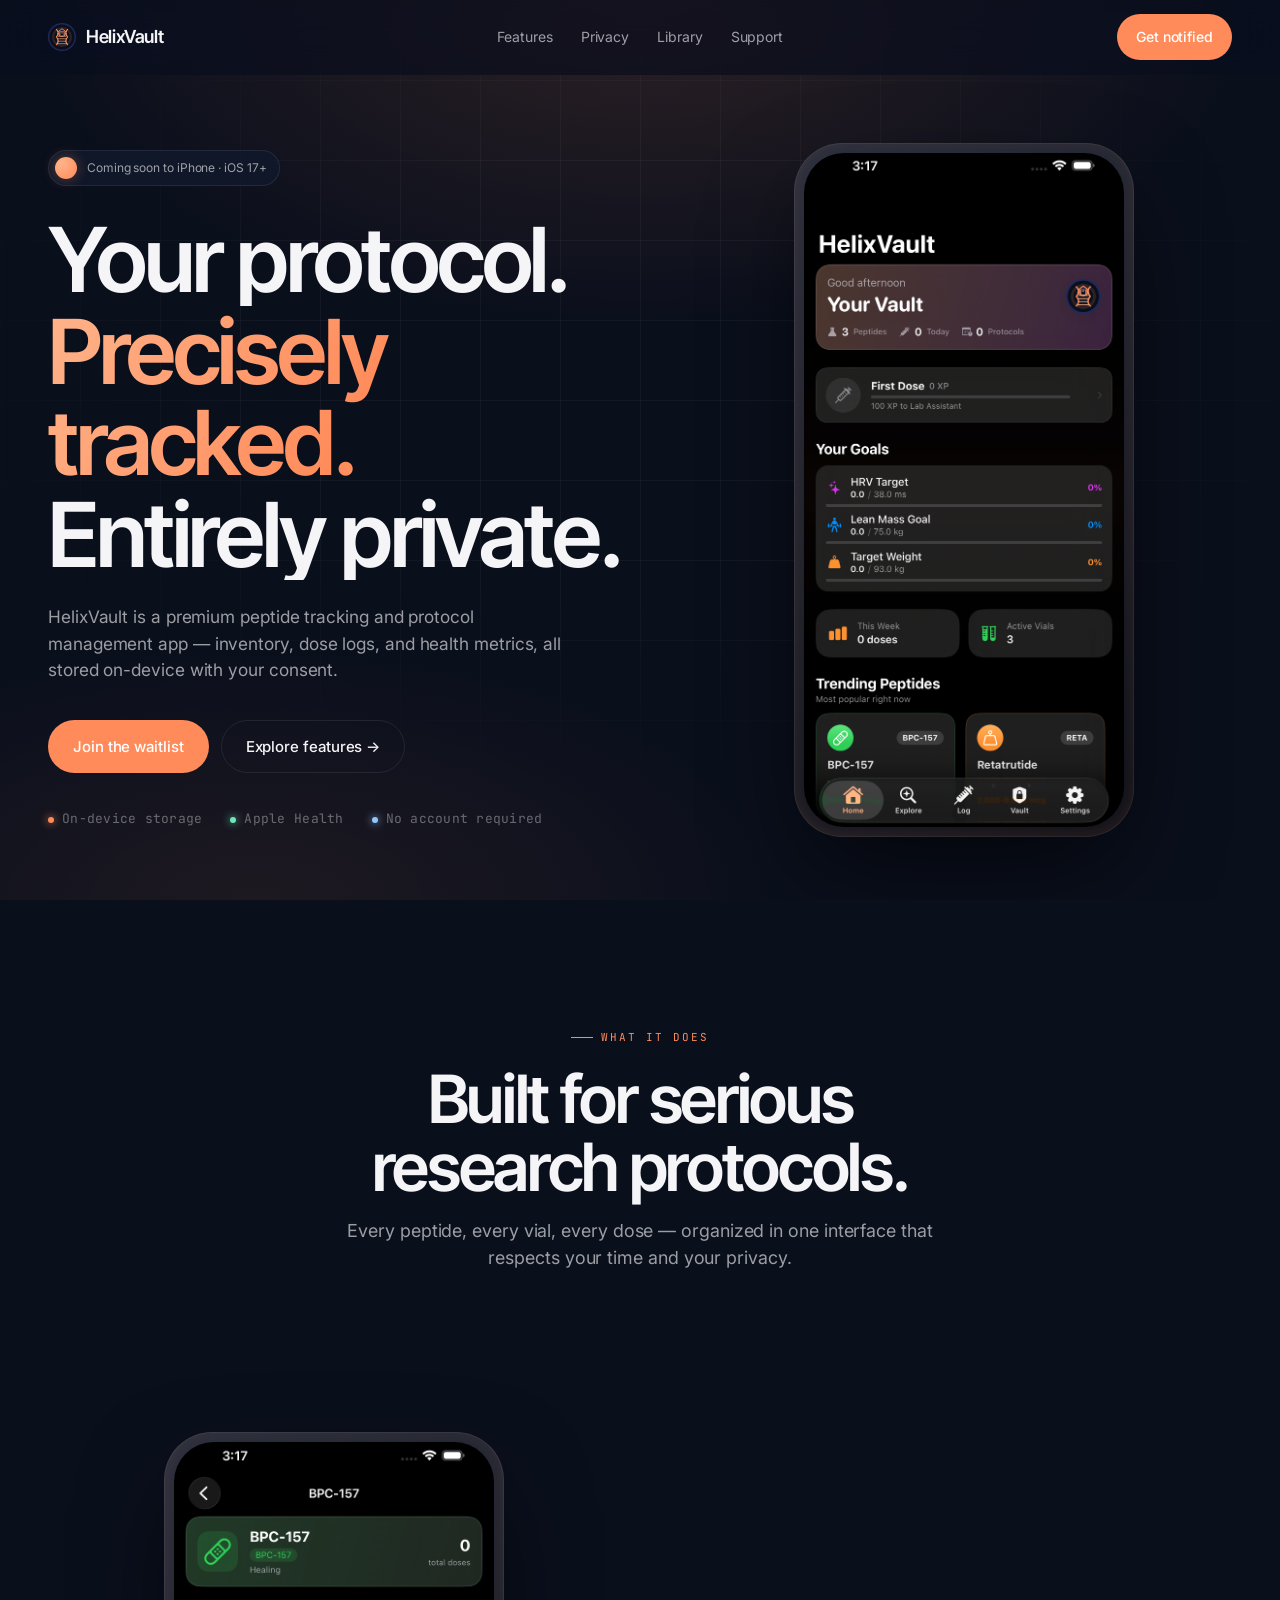
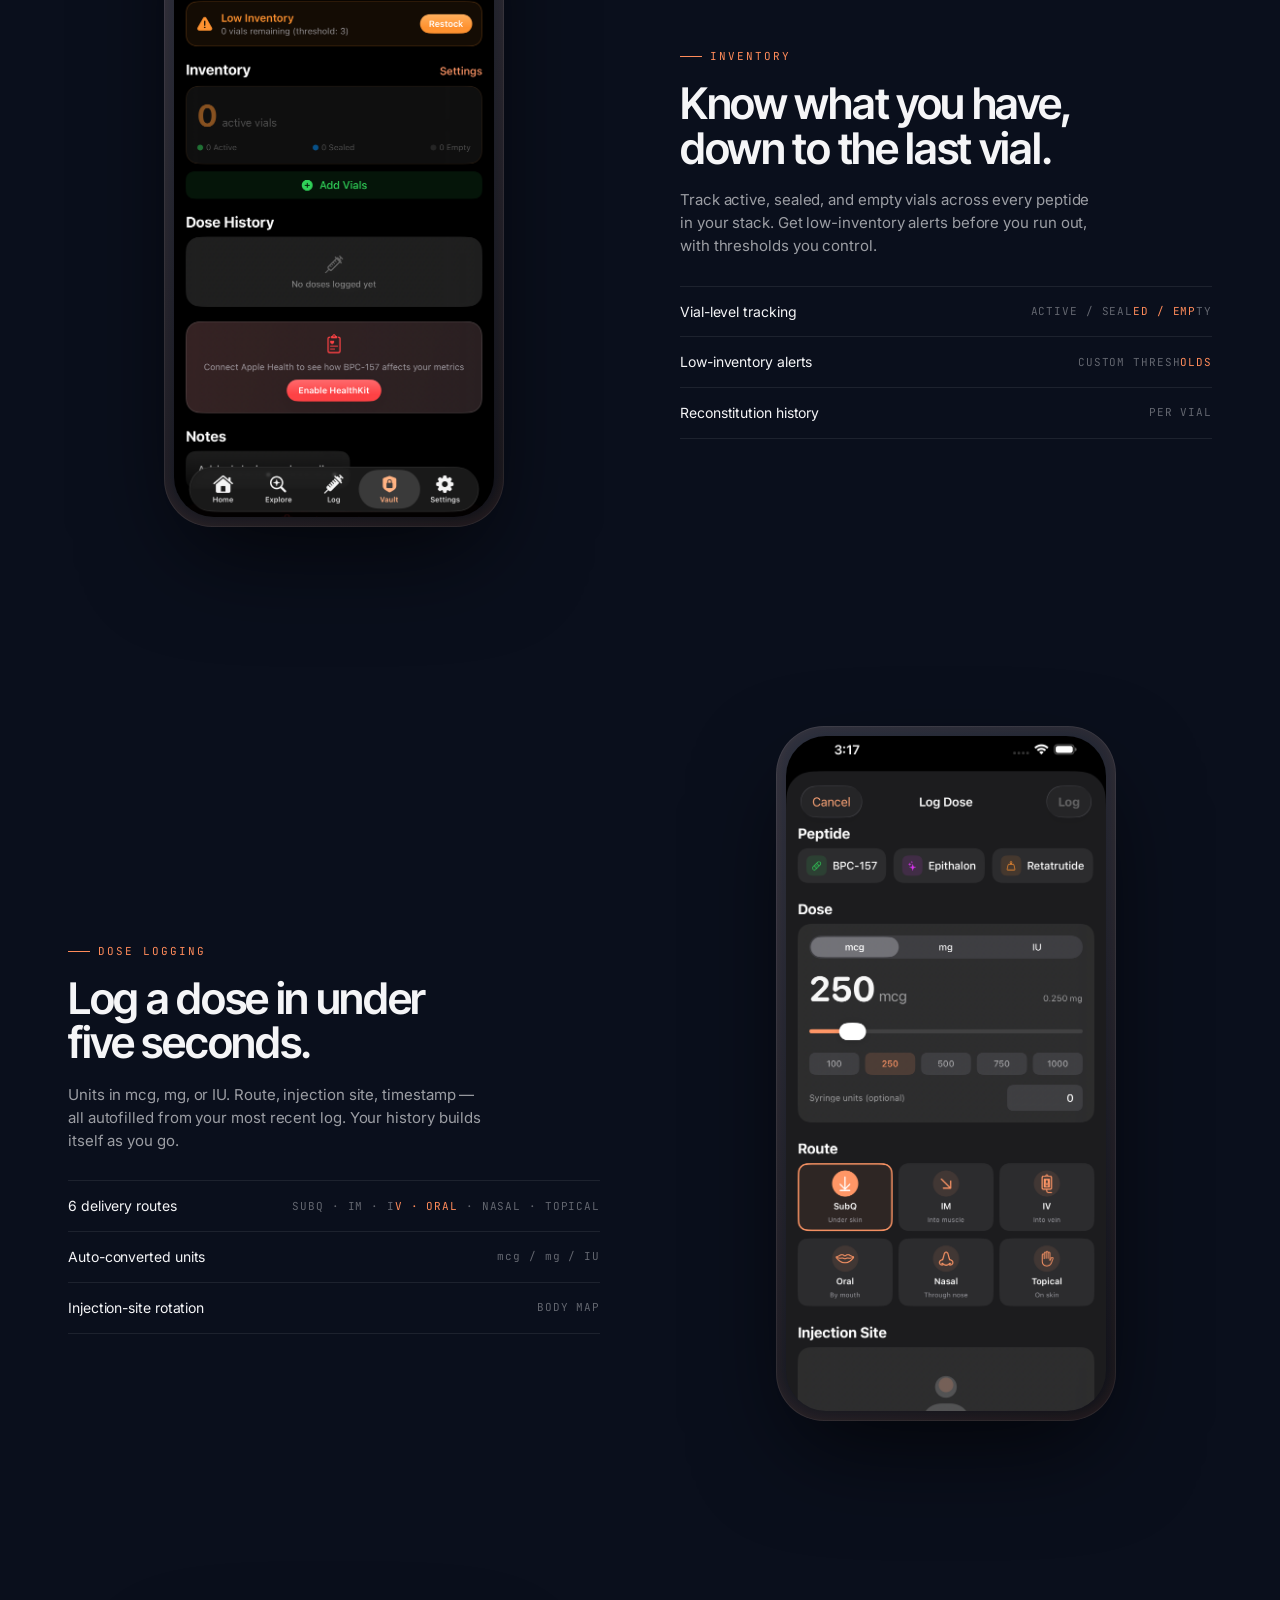
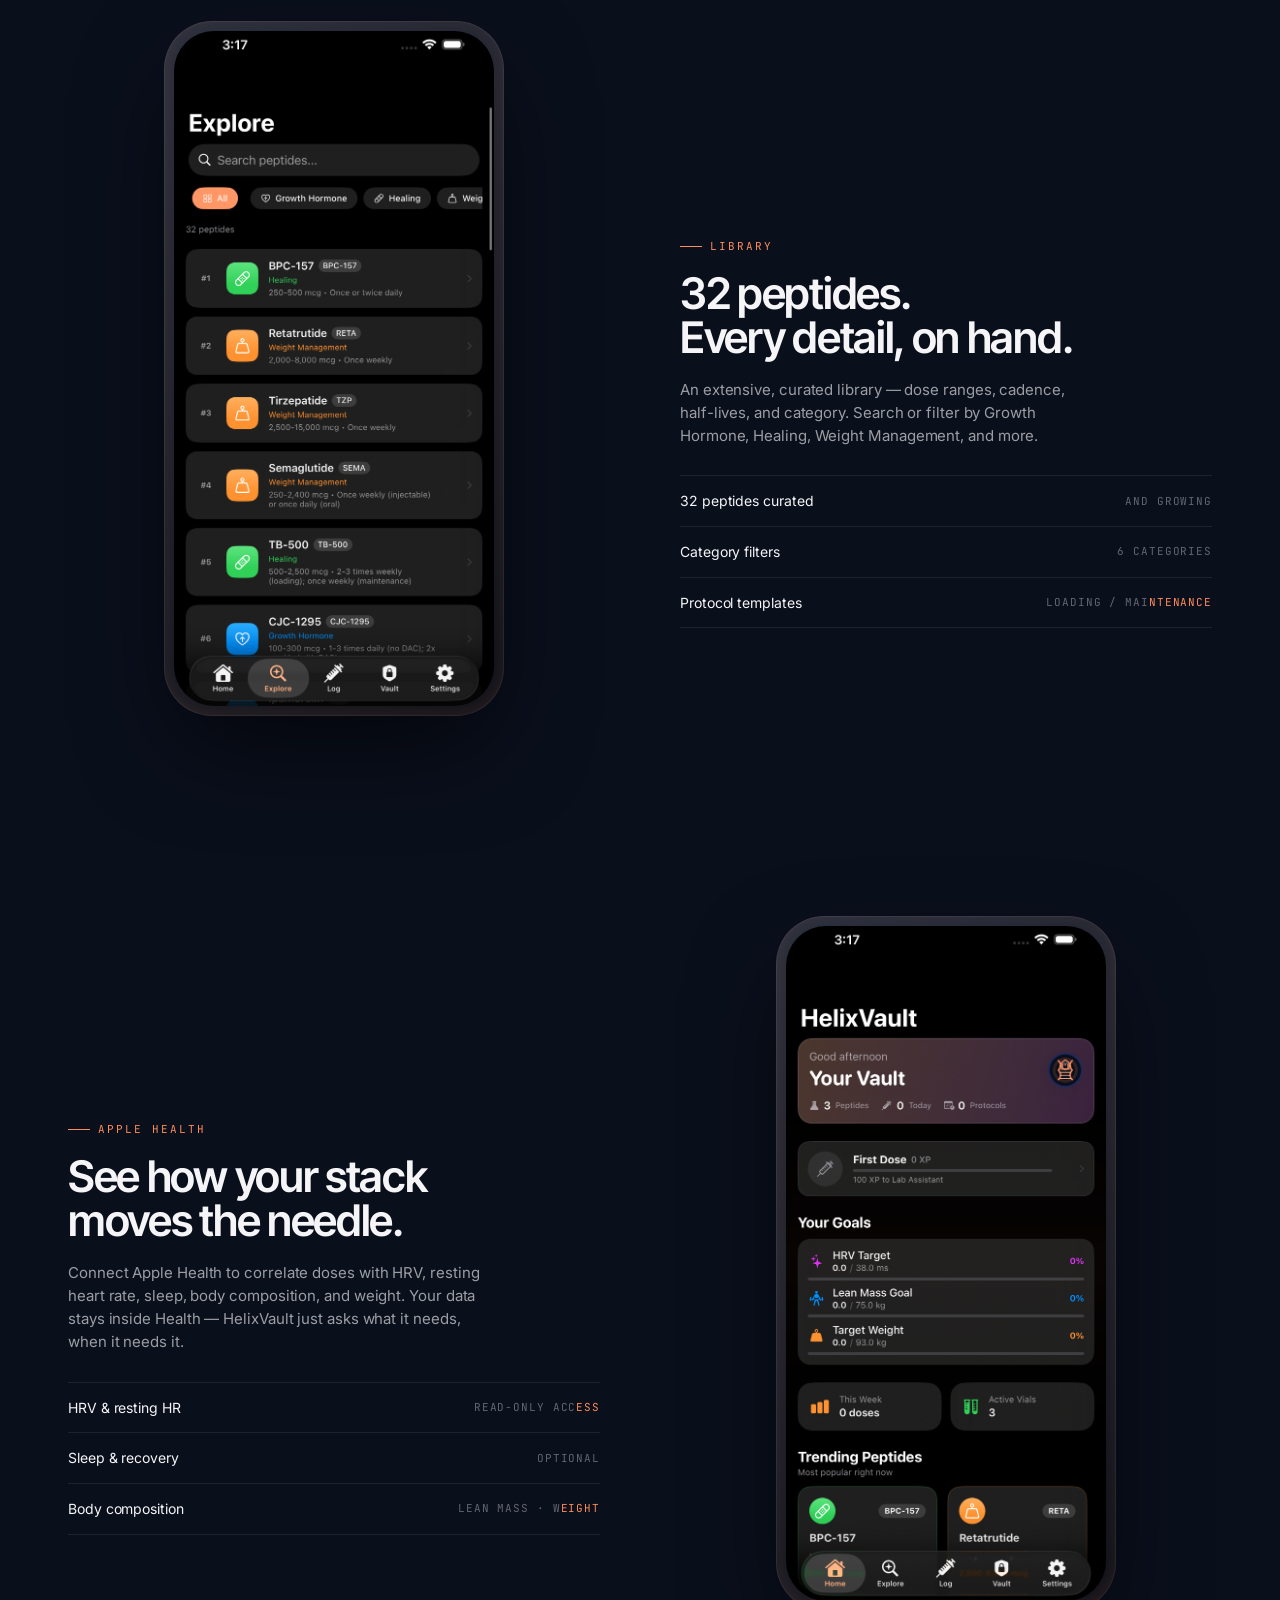
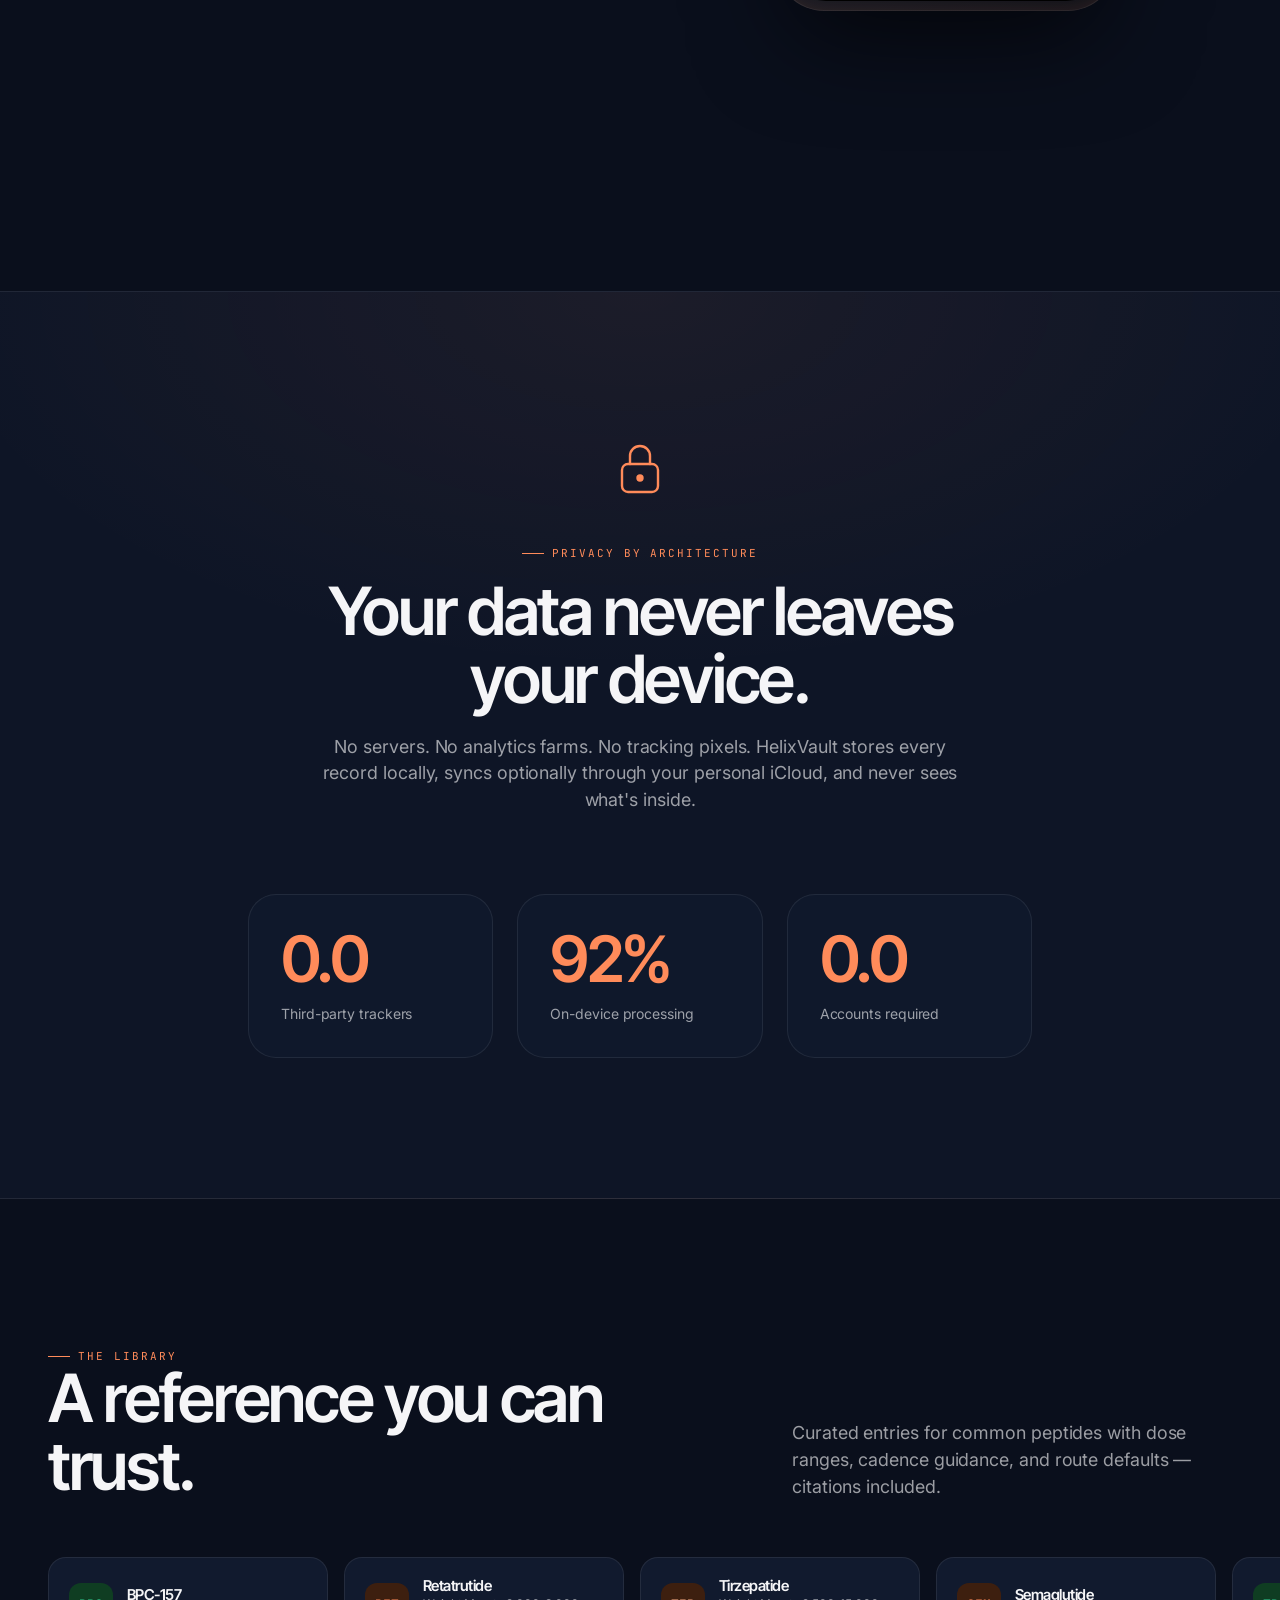
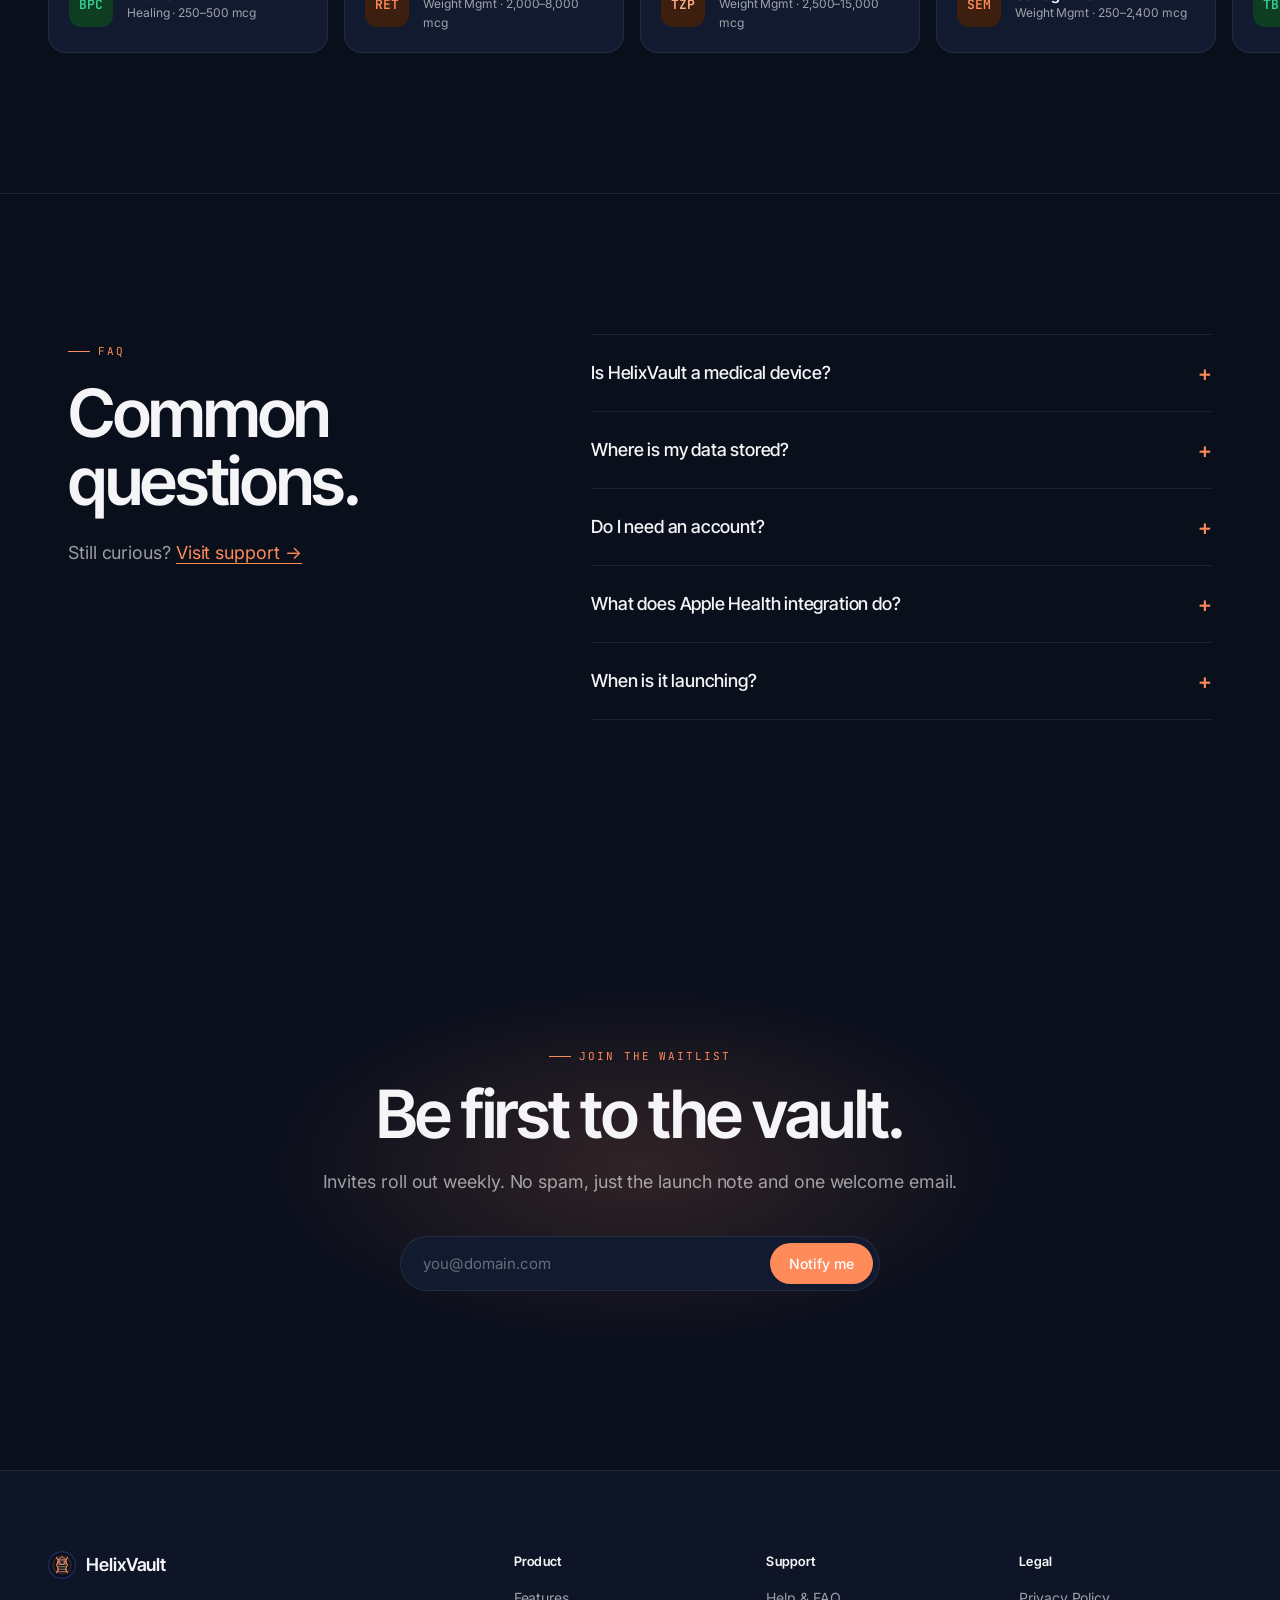
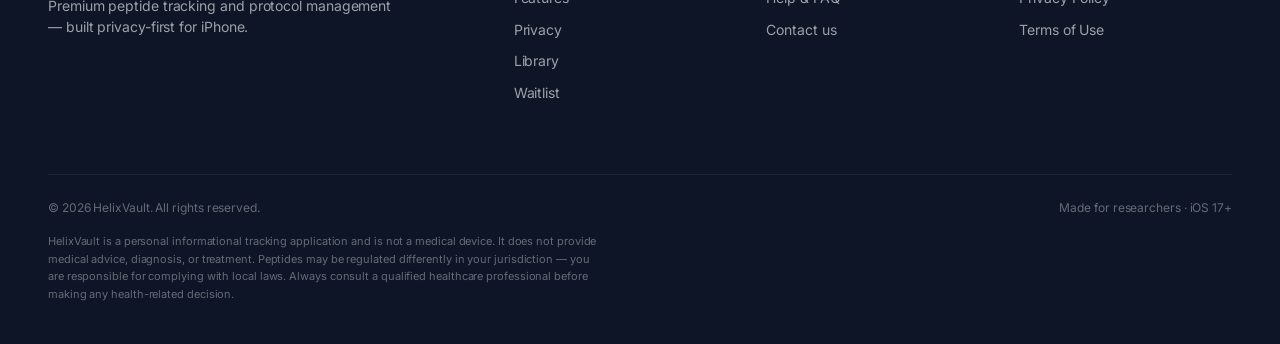
<file: index.html>
<!doctype html>
<html lang="en" data-theme="dark">
<head>
<meta charset="utf-8" />
<meta name="viewport" content="width=device-width, initial-scale=1" />
<title>HelixVault — Peptide tracking. Private by design.</title>
<meta name="description" content="HelixVault is a premium peptide tracking and protocol management app. Track inventory, log doses, and monitor health metrics with privacy-first, on-device storage." />
<link rel="preconnect" href="https://fonts.googleapis.com">
<link rel="preconnect" href="https://fonts.gstatic.com" crossorigin>
<link rel="stylesheet" href="https://fonts.googleapis.com/css2?family=Inter:wght@400;500;600&family=Inter+Tight:wght@500;600;700&family=JetBrains+Mono:wght@400;500&display=swap" />
<link rel="stylesheet" href="assets/site.css" />
<link rel="icon" type="image/svg+xml" href="assets/logo.svg" />
</head>
<body>

<!-- ========== NAV ========== -->
<nav class="nav">
  <a class="nav-brand" href="index.html">
    <img src="assets/logo.svg" alt="HelixVault logo" />
    <span>HelixVault</span>
  </a>
  <div class="nav-links">
    <a href="#features">Features</a>
    <a href="#privacy">Privacy</a>
    <a href="#library">Library</a>
    <a href="support.html">Support</a>
  </div>
  <div class="nav-cta">
    <a class="btn btn-primary" href="#cta">Get notified</a>
  </div>
  <button class="nav-toggle" aria-label="Menu"><span></span><span></span><span></span></button>
</nav>

<!-- ========== HERO ========== -->
<header class="hero" data-variant="A">
  <div class="hero-bg">
    <div class="hero-grid"></div>
  </div>

  <div class="hero-inner">
    <div class="hero-grid-layout">
      <div>
        <div class="hero-badge">
          <span class="hero-badge-dot"></span>
          <span>Coming soon to iPhone · iOS 17+</span>
        </div>

        <h1>
          <span class="reveal-line"><span>Your protocol.</span></span>
          <span class="reveal-line"><span class="gradient">Precisely tracked.</span></span>
          <span class="reveal-line"><span>Entirely private.</span></span>
        </h1>

        <p class="hero-sub fade-up">
          HelixVault is a premium peptide tracking and protocol management
          app — inventory, dose logs, and health metrics, all stored
          on-device with your consent.
        </p>

        <div class="hero-cta fade-up">
          <a class="btn btn-primary btn-lg" href="#cta">Join the waitlist</a>
          <a class="btn btn-ghost btn-lg" href="#features">Explore features →</a>
        </div>

        <div class="hero-meta fade-up">
          <span><i class="dot"></i>On-device storage</span>
          <span><i class="dot" style="background:#6EE7B7;box-shadow:0 0 8px #6EE7B7;"></i>Apple Health</span>
          <span><i class="dot" style="background:#93C5FD;box-shadow:0 0 8px #93C5FD;"></i>No account required</span>
        </div>
      </div>

      <div>
        <div class="phone fade-up">
          <div class="phone-glow"></div>
          <div class="phone-notch"></div>
          <div class="phone-screen">
            <img src="assets/screen-home.png" alt="HelixVault home screen" />
          </div>
        </div>
      </div>
    </div>
  </div>
</header>

<!-- ========== FEATURES (parallax) ========== -->
<section class="features" id="features">
  <div class="features-intro">
    <div class="eyebrow fade-up">What it does</div>
    <h2 class="fade-up">Built for serious<br/>research protocols.</h2>
    <p class="lead fade-up">Every peptide, every vial, every dose — organized in one interface that respects your time and your privacy.</p>
  </div>

  <!-- Feature 1: Inventory -->
  <div class="feature-row">
    <div class="feature-text">
      <div class="eyebrow fade-up">Inventory</div>
      <h3 class="fade-up">Know what you have,<br/>down to the last vial.</h3>
      <p class="fade-up">Track active, sealed, and empty vials across every peptide in your stack. Get low-inventory alerts before you run out, with thresholds you control.</p>
      <ul class="fade-up">
        <li><span>Vial-level tracking</span><small>ACTIVE / SEALED / EMPTY</small></li>
        <li><span>Low-inventory alerts</span><small>CUSTOM THRESHOLDS</small></li>
        <li><span>Reconstitution history</span><small>PER VIAL</small></li>
      </ul>
    </div>
    <div class="parallax-phone">
      <div class="phone">
        <div class="phone-glow"></div>
        <div class="phone-notch"></div>
        <div class="phone-screen"><img src="assets/screen-vault.png" alt="Inventory screen" /></div>
      </div>
    </div>
  </div>

  <!-- Feature 2: Dose logging -->
  <div class="feature-row">
    <div class="feature-text">
      <div class="eyebrow fade-up">Dose logging</div>
      <h3 class="fade-up">Log a dose in under<br/>five seconds.</h3>
      <p class="fade-up">Units in mcg, mg, or IU. Route, injection site, timestamp — all autofilled from your most recent log. Your history builds itself as you go.</p>
      <ul class="fade-up">
        <li><span>6 delivery routes</span><small>SUBQ · IM · IV · ORAL · NASAL · TOPICAL</small></li>
        <li><span>Auto-converted units</span><small>mcg / mg / IU</small></li>
        <li><span>Injection-site rotation</span><small>BODY MAP</small></li>
      </ul>
    </div>
    <div class="parallax-phone">
      <div class="phone">
        <div class="phone-glow"></div>
        <div class="phone-notch"></div>
        <div class="phone-screen"><img src="assets/screen-log.png" alt="Log dose screen" /></div>
      </div>
    </div>
  </div>

  <!-- Feature 3: Library -->
  <div class="feature-row">
    <div class="feature-text">
      <div class="eyebrow fade-up">Library</div>
      <h3 class="fade-up">32 peptides.<br/>Every detail, on hand.</h3>
      <p class="fade-up">An extensive, curated library — dose ranges, cadence, half-lives, and category. Search or filter by Growth Hormone, Healing, Weight Management, and more.</p>
      <ul class="fade-up">
        <li><span>32 peptides curated</span><small>AND GROWING</small></li>
        <li><span>Category filters</span><small>6 CATEGORIES</small></li>
        <li><span>Protocol templates</span><small>LOADING / MAINTENANCE</small></li>
      </ul>
    </div>
    <div class="parallax-phone">
      <div class="phone">
        <div class="phone-glow"></div>
        <div class="phone-notch"></div>
        <div class="phone-screen"><img src="assets/screen-explore.png" alt="Explore library screen" /></div>
      </div>
    </div>
  </div>

  <!-- Feature 4: Apple Health -->
  <div class="feature-row">
    <div class="feature-text">
      <div class="eyebrow fade-up">Apple Health</div>
      <h3 class="fade-up">See how your stack<br/>moves the needle.</h3>
      <p class="fade-up">Connect Apple Health to correlate doses with HRV, resting heart rate, sleep, body composition, and weight. Your data stays inside Health — HelixVault just asks what it needs, when it needs it.</p>
      <ul class="fade-up">
        <li><span>HRV &amp; resting HR</span><small>READ-ONLY ACCESS</small></li>
        <li><span>Sleep &amp; recovery</span><small>OPTIONAL</small></li>
        <li><span>Body composition</span><small>LEAN MASS · WEIGHT</small></li>
      </ul>
    </div>
    <div class="parallax-phone">
      <div class="phone">
        <div class="phone-glow"></div>
        <div class="phone-notch"></div>
        <div class="phone-screen"><img src="assets/screen-home.png" alt="Goals screen" /></div>
      </div>
    </div>
  </div>
</section>

<!-- ========== PRIVACY ========== -->
<section class="privacy-section" id="privacy">
  <div class="privacy-inner">
    <svg class="lock-icon fade-up" viewBox="0 0 72 72" fill="none" stroke="currentColor" stroke-width="2.4" stroke-linecap="round" stroke-linejoin="round" style="color: var(--accent);">
      <rect x="18" y="32" width="36" height="28" rx="6"/>
      <path d="M26 32v-8a10 10 0 0 1 20 0v8"/>
      <circle cx="36" cy="46" r="2.5" fill="currentColor"/>
    </svg>
    <div class="eyebrow fade-up" style="justify-content:center;display:inline-flex;">Privacy by architecture</div>
    <h2 class="fade-up" style="margin: 16px 0 20px;">Your data never leaves<br/>your device.</h2>
    <p class="lead fade-up" style="margin: 0 auto;">No servers. No analytics farms. No tracking pixels. HelixVault stores every record locally, syncs optionally through your personal iCloud, and never sees what's inside.</p>

    <div class="privacy-stats">
      <div class="stat fade-up">
        <div class="stat-num" data-count="0" data-suffix="">0</div>
        <div class="stat-label">Third-party trackers</div>
      </div>
      <div class="stat fade-up">
        <div class="stat-num" data-count="100" data-suffix="%">0%</div>
        <div class="stat-label">On-device processing</div>
      </div>
      <div class="stat fade-up">
        <div class="stat-num" data-count="0" data-suffix="">0</div>
        <div class="stat-label">Accounts required</div>
      </div>
    </div>
  </div>
</section>

<!-- ========== LIBRARY MARQUEE ========== -->
<section class="library" id="library">
  <div class="library-head">
    <div>
      <div class="eyebrow fade-up">The library</div>
      <h2 class="fade-up">A reference you can trust.</h2>
    </div>
    <p class="lead fade-up" style="max-width:40ch;">Curated entries for common peptides with dose ranges, cadence guidance, and route defaults — citations included.</p>
  </div>

  <div class="peptide-row">
    <!-- duplicated for seamless loop -->
    <div class="peptide-card"><div class="icon" style="background:#0F3D22;color:#34D399;">BPC</div><div><h4>BPC-157</h4><p>Healing · 250–500 mcg</p></div></div>
    <div class="peptide-card"><div class="icon" style="background:#3D1F0F;color:#FF8B5A;">RET</div><div><h4>Retatrutide</h4><p>Weight Mgmt · 2,000–8,000 mcg</p></div></div>
    <div class="peptide-card"><div class="icon" style="background:#3D1F0F;color:#FFB38A;">TZP</div><div><h4>Tirzepatide</h4><p>Weight Mgmt · 2,500–15,000 mcg</p></div></div>
    <div class="peptide-card"><div class="icon" style="background:#3D1F0F;color:#FF8B5A;">SEM</div><div><h4>Semaglutide</h4><p>Weight Mgmt · 250–2,400 mcg</p></div></div>
    <div class="peptide-card"><div class="icon" style="background:#0F3D22;color:#34D399;">TB5</div><div><h4>TB-500</h4><p>Healing · 500–2,500 mcg</p></div></div>
    <div class="peptide-card"><div class="icon" style="background:#0F2647;color:#60A5FA;">CJC</div><div><h4>CJC-1295</h4><p>Growth Hormone · 100–300 mcg</p></div></div>
    <div class="peptide-card"><div class="icon" style="background:#2A0F3D;color:#C084FC;">EPI</div><div><h4>Epithalon</h4><p>Longevity · 5–10 mg</p></div></div>
    <div class="peptide-card"><div class="icon" style="background:#0F2647;color:#60A5FA;">IPA</div><div><h4>Ipamorelin</h4><p>Growth Hormone · 200–300 mcg</p></div></div>
    <!-- duplicate set for seamless marquee -->
    <div class="peptide-card"><div class="icon" style="background:#0F3D22;color:#34D399;">BPC</div><div><h4>BPC-157</h4><p>Healing · 250–500 mcg</p></div></div>
    <div class="peptide-card"><div class="icon" style="background:#3D1F0F;color:#FF8B5A;">RET</div><div><h4>Retatrutide</h4><p>Weight Mgmt · 2,000–8,000 mcg</p></div></div>
    <div class="peptide-card"><div class="icon" style="background:#3D1F0F;color:#FFB38A;">TZP</div><div><h4>Tirzepatide</h4><p>Weight Mgmt · 2,500–15,000 mcg</p></div></div>
    <div class="peptide-card"><div class="icon" style="background:#3D1F0F;color:#FF8B5A;">SEM</div><div><h4>Semaglutide</h4><p>Weight Mgmt · 250–2,400 mcg</p></div></div>
    <div class="peptide-card"><div class="icon" style="background:#0F3D22;color:#34D399;">TB5</div><div><h4>TB-500</h4><p>Healing · 500–2,500 mcg</p></div></div>
    <div class="peptide-card"><div class="icon" style="background:#0F2647;color:#60A5FA;">CJC</div><div><h4>CJC-1295</h4><p>Growth Hormone · 100–300 mcg</p></div></div>
    <div class="peptide-card"><div class="icon" style="background:#2A0F3D;color:#C084FC;">EPI</div><div><h4>Epithalon</h4><p>Longevity · 5–10 mg</p></div></div>
    <div class="peptide-card"><div class="icon" style="background:#0F2647;color:#60A5FA;">IPA</div><div><h4>Ipamorelin</h4><p>Growth Hormone · 200–300 mcg</p></div></div>
  </div>
</section>

<!-- ========== FAQ ========== -->
<section class="faq">
  <div class="faq-grid">
    <div>
      <div class="eyebrow fade-up">FAQ</div>
      <h2 class="fade-up" style="margin-top:20px;">Common<br/>questions.</h2>
      <p class="lead fade-up" style="margin-top:24px;">Still curious? <a href="support.html" style="color:var(--accent);border-bottom:1px solid var(--accent);">Visit support →</a></p>
    </div>
    <div>
      <div class="faq-item"><div class="faq-q">Is HelixVault a medical device?<span class="plus">+</span></div><div class="faq-a"><p>No. HelixVault is a personal informational tracking app. It does not provide medical advice, diagnosis, or treatment. Always consult a qualified healthcare professional before acting on anything tracked in the app.</p></div></div>
      <div class="faq-item"><div class="faq-q">Where is my data stored?<span class="plus">+</span></div><div class="faq-a"><p>All data is stored locally on your device. You can optionally enable iCloud sync, in which case data syncs through your personal, end-to-end–encrypted iCloud account — we never have access to it.</p></div></div>
      <div class="faq-item"><div class="faq-q">Do I need an account?<span class="plus">+</span></div><div class="faq-a"><p>No. HelixVault does not use accounts, sign-ins, or remote user IDs. Open the app and start tracking.</p></div></div>
      <div class="faq-item"><div class="faq-q">What does Apple Health integration do?<span class="plus">+</span></div><div class="faq-a"><p>With your explicit permission, HelixVault reads HRV, resting heart rate, sleep, weight, and lean mass from Apple Health to let you correlate your protocol with outcomes. All reading is local; HealthKit data never leaves your device through HelixVault.</p></div></div>
      <div class="faq-item"><div class="faq-q">When is it launching?<span class="plus">+</span></div><div class="faq-a"><p>We're in final TestFlight now with a limited cohort. Join the waitlist below for an invite and launch updates.</p></div></div>
    </div>
  </div>
</section>

<!-- ========== CTA ========== -->
<section class="cta-section" id="cta">
  <div class="eyebrow fade-up" style="justify-content:center;display:inline-flex;">Join the waitlist</div>
  <h2 class="fade-up" style="margin-top:16px;">Be first to the vault.</h2>
  <p class="lead fade-up">Invites roll out weekly. No spam, just the launch note and one welcome email.</p>
  <form class="email-form fade-up" autocomplete="off">
    <input type="email" required placeholder="you@domain.com" aria-label="Email" />
    <button class="btn btn-primary" type="submit">Notify me</button>
  </form>
  <div class="email-success">✓ You're on the list. We'll be in touch.</div>
</section>

<!-- ========== FOOTER ========== -->
<footer class="footer">
  <div class="footer-inner">
    <div class="footer-top">
      <div>
        <div class="footer-brand">
          <img src="assets/logo.svg" alt="" />
          <span>HelixVault</span>
        </div>
        <p style="max-width:40ch;">Premium peptide tracking and protocol management — built privacy-first for iPhone.</p>
      </div>
      <div>
        <h5>Product</h5>
        <ul>
          <li><a href="#features">Features</a></li>
          <li><a href="#privacy">Privacy</a></li>
          <li><a href="#library">Library</a></li>
          <li><a href="#cta">Waitlist</a></li>
        </ul>
      </div>
      <div>
        <h5>Support</h5>
        <ul>
          <li><a href="support.html">Help &amp; FAQ</a></li>
          <li><a href="mailto:guzmanpajaime@booschnie.com">Contact us</a></li>
        </ul>
      </div>
      <div>
        <h5>Legal</h5>
        <ul>
          <li><a href="privacy.html">Privacy Policy</a></li>
          <li><a href="terms.html">Terms of Use</a></li>
        </ul>
      </div>
    </div>
    <div class="footer-bottom">
      <span>© 2026 HelixVault. All rights reserved.</span>
      <span>Made for researchers · iOS 17+</span>
    </div>
    <p class="footer-disclaimer">
      HelixVault is a personal informational tracking application and is not a medical device. It does not provide medical advice, diagnosis, or treatment. Peptides may be regulated differently in your jurisdiction — you are responsible for complying with local laws. Always consult a qualified healthcare professional before making any health-related decision.
    </p>
  </div>
</footer>

<script src="assets/site.js"></script>
</body>
</html>
</file>
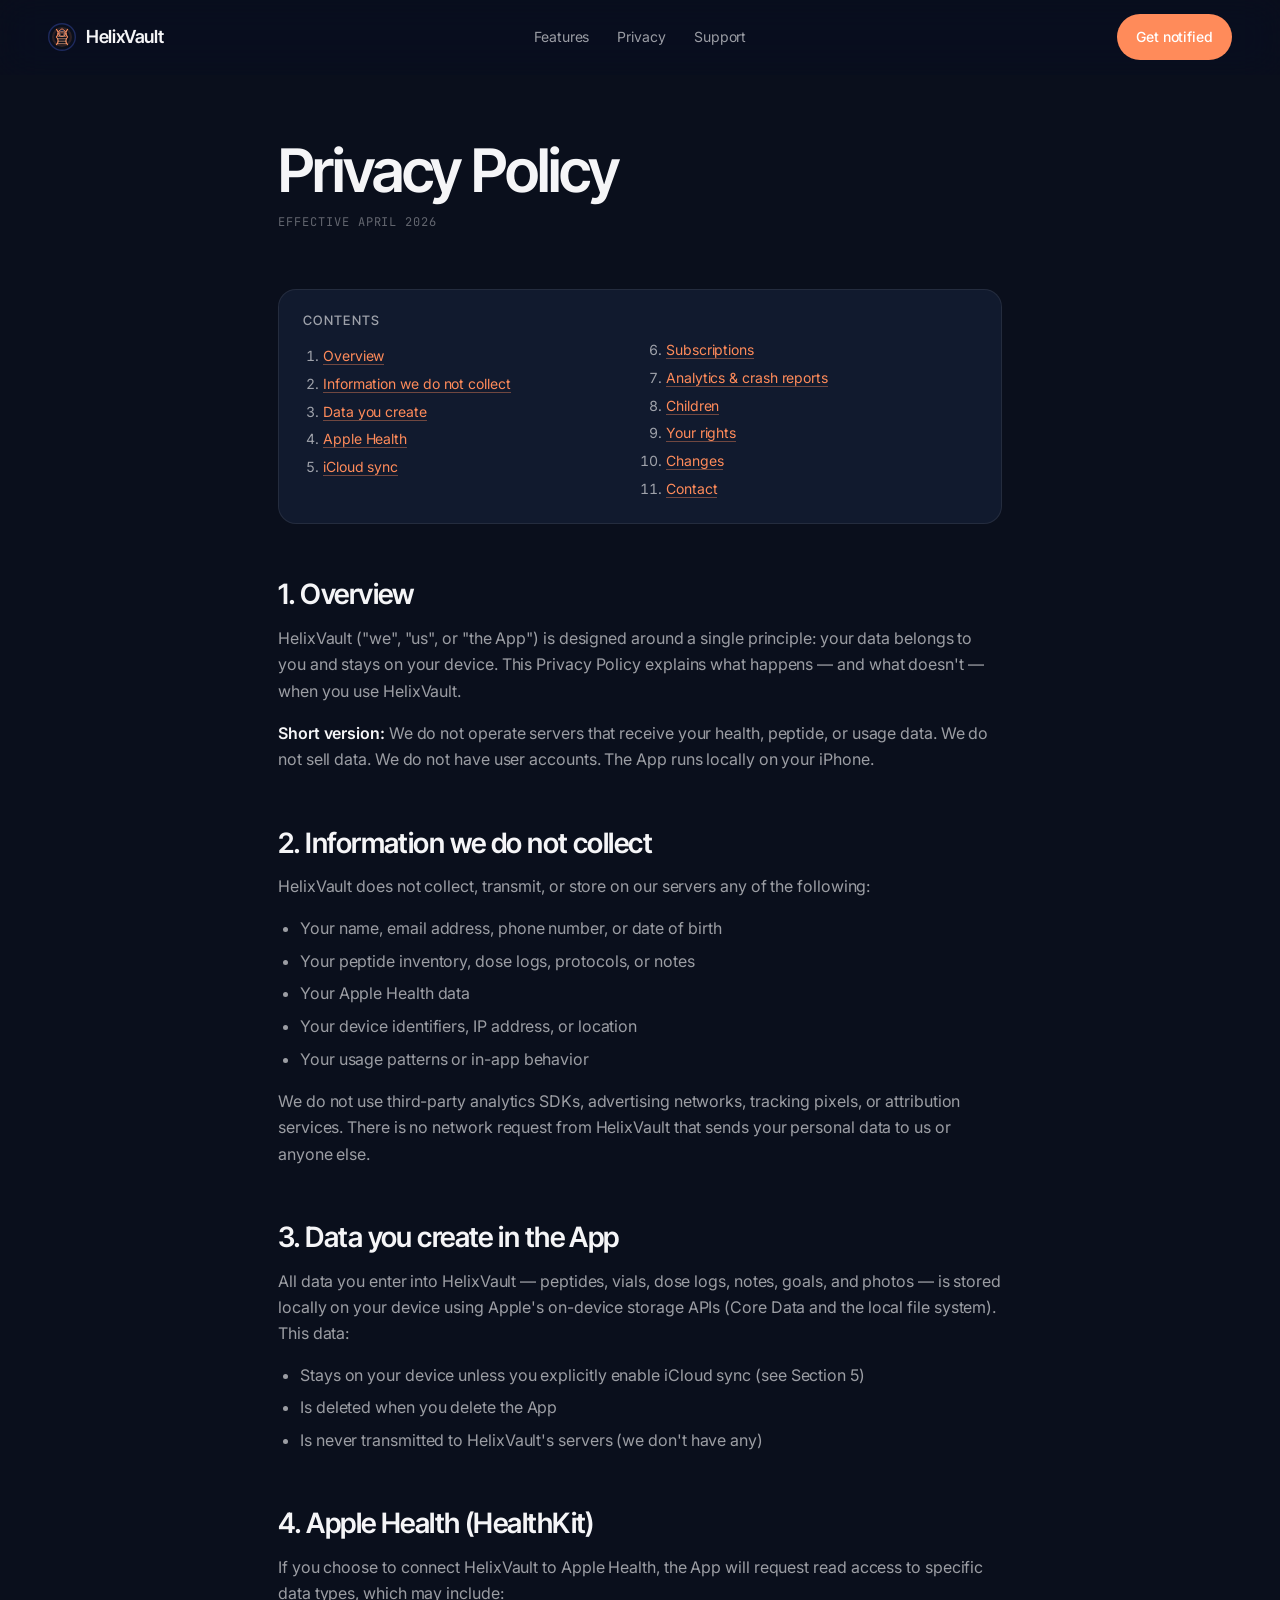
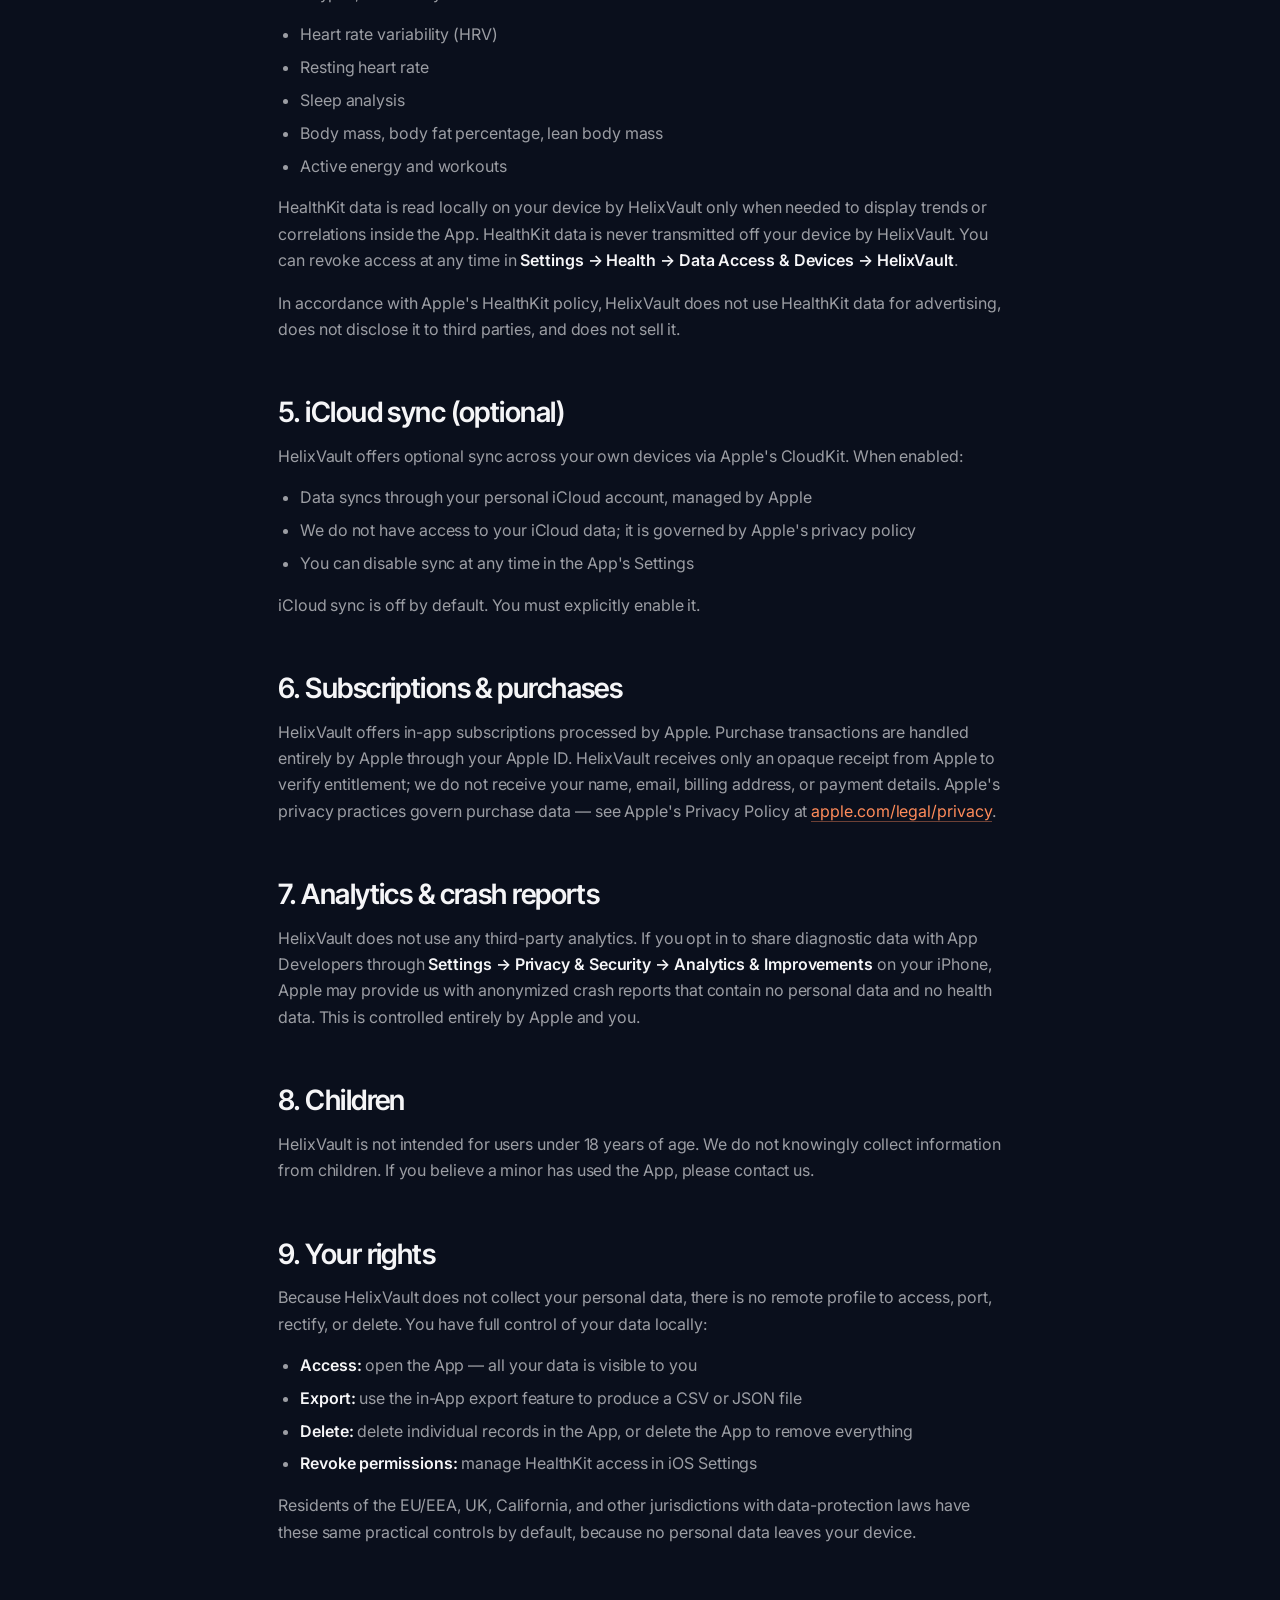
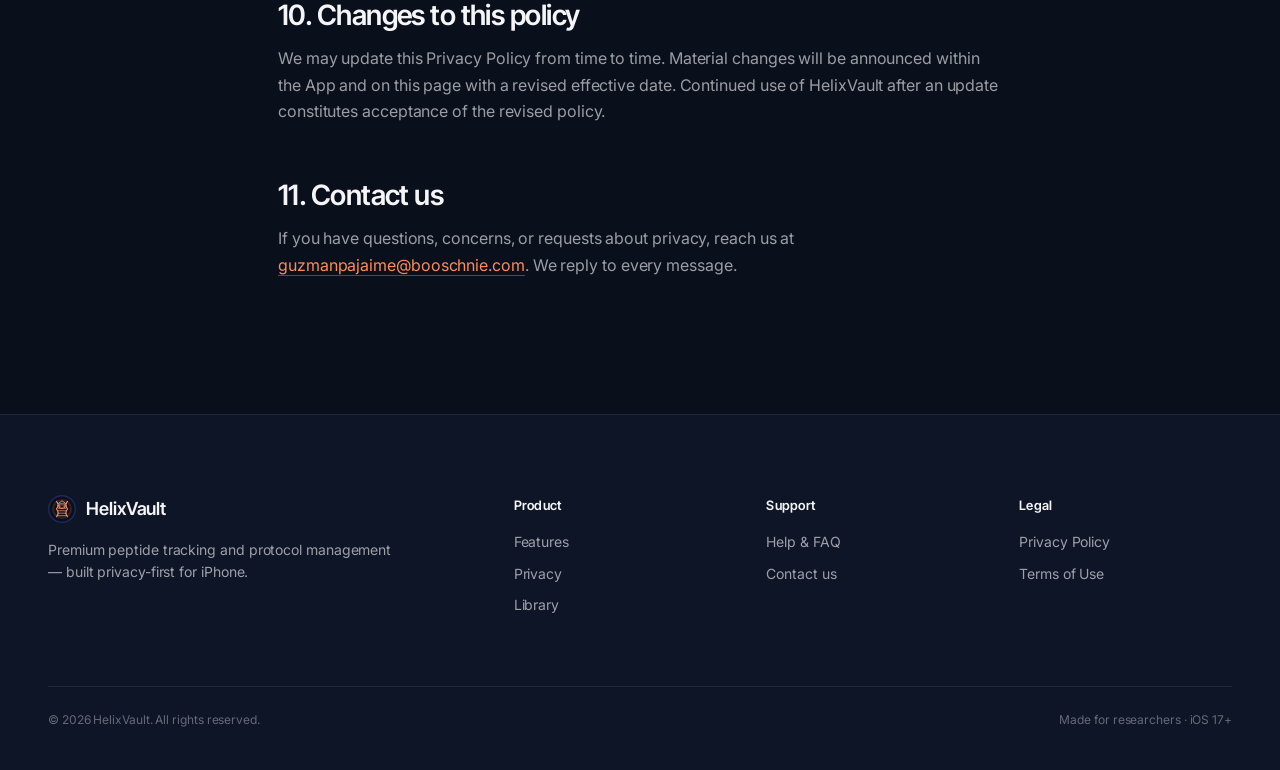
<file: privacy.html>
<!doctype html>
<html lang="en" data-theme="dark">
<head>
<meta charset="utf-8" />
<meta name="viewport" content="width=device-width, initial-scale=1" />
<title>Privacy Policy — HelixVault</title>
<meta name="description" content="HelixVault Privacy Policy — how we handle your data (hint: we don't collect it)." />
<link rel="preconnect" href="https://fonts.googleapis.com">
<link rel="preconnect" href="https://fonts.gstatic.com" crossorigin>
<link rel="stylesheet" href="https://fonts.googleapis.com/css2?family=Inter:wght@400;500;600&family=Inter+Tight:wght@500;600;700&family=JetBrains+Mono:wght@400;500&display=swap" />
<link rel="stylesheet" href="assets/site.css" />
<link rel="icon" type="image/svg+xml" href="assets/logo.svg" />
</head>
<body>

<nav class="nav">
  <a class="nav-brand" href="index.html">
    <img src="assets/logo.svg" alt="HelixVault logo" />
    <span>HelixVault</span>
  </a>
  <div class="nav-links">
    <a href="index.html#features">Features</a>
    <a href="index.html#privacy">Privacy</a>
    <a href="support.html">Support</a>
  </div>
  <div class="nav-cta">
    <a class="btn btn-primary" href="index.html#cta">Get notified</a>
  </div>
  <button class="nav-toggle" aria-label="Menu"><span></span><span></span><span></span></button>
</nav>

<main class="legal">
  <h1>Privacy Policy</h1>
  <p class="meta">Effective April 2026</p>

  <div class="toc">
    <h4>Contents</h4>
    <ol>
      <li><a href="#s1">Overview</a></li>
      <li><a href="#s2">Information we do not collect</a></li>
      <li><a href="#s3">Data you create</a></li>
      <li><a href="#s4">Apple Health</a></li>
      <li><a href="#s5">iCloud sync</a></li>
      <li><a href="#s6">Subscriptions</a></li>
      <li><a href="#s7">Analytics &amp; crash reports</a></li>
      <li><a href="#s8">Children</a></li>
      <li><a href="#s9">Your rights</a></li>
      <li><a href="#s10">Changes</a></li>
      <li><a href="#s11">Contact</a></li>
    </ol>
  </div>

  <h2 id="s1">1. Overview</h2>
  <p>HelixVault ("we", "us", or "the App") is designed around a single principle: your data belongs to you and stays on your device. This Privacy Policy explains what happens — and what doesn't — when you use HelixVault.</p>
  <p><strong>Short version:</strong> We do not operate servers that receive your health, peptide, or usage data. We do not sell data. We do not have user accounts. The App runs locally on your iPhone.</p>

  <h2 id="s2">2. Information we do not collect</h2>
  <p>HelixVault does not collect, transmit, or store on our servers any of the following:</p>
  <ul>
    <li>Your name, email address, phone number, or date of birth</li>
    <li>Your peptide inventory, dose logs, protocols, or notes</li>
    <li>Your Apple Health data</li>
    <li>Your device identifiers, IP address, or location</li>
    <li>Your usage patterns or in-app behavior</li>
  </ul>
  <p>We do not use third-party analytics SDKs, advertising networks, tracking pixels, or attribution services. There is no network request from HelixVault that sends your personal data to us or anyone else.</p>

  <h2 id="s3">3. Data you create in the App</h2>
  <p>All data you enter into HelixVault — peptides, vials, dose logs, notes, goals, and photos — is stored locally on your device using Apple's on-device storage APIs (Core Data and the local file system). This data:</p>
  <ul>
    <li>Stays on your device unless you explicitly enable iCloud sync (see Section 5)</li>
    <li>Is deleted when you delete the App</li>
    <li>Is never transmitted to HelixVault's servers (we don't have any)</li>
  </ul>

  <h2 id="s4">4. Apple Health (HealthKit)</h2>
  <p>If you choose to connect HelixVault to Apple Health, the App will request read access to specific data types, which may include:</p>
  <ul>
    <li>Heart rate variability (HRV)</li>
    <li>Resting heart rate</li>
    <li>Sleep analysis</li>
    <li>Body mass, body fat percentage, lean body mass</li>
    <li>Active energy and workouts</li>
  </ul>
  <p>HealthKit data is read locally on your device by HelixVault only when needed to display trends or correlations inside the App. HealthKit data is never transmitted off your device by HelixVault. You can revoke access at any time in <strong>Settings → Health → Data Access &amp; Devices → HelixVault</strong>.</p>
  <p>In accordance with Apple's HealthKit policy, HelixVault does not use HealthKit data for advertising, does not disclose it to third parties, and does not sell it.</p>

  <h2 id="s5">5. iCloud sync (optional)</h2>
  <p>HelixVault offers optional sync across your own devices via Apple's CloudKit. When enabled:</p>
  <ul>
    <li>Data syncs through your personal iCloud account, managed by Apple</li>
    <li>We do not have access to your iCloud data; it is governed by Apple's privacy policy</li>
    <li>You can disable sync at any time in the App's Settings</li>
  </ul>
  <p>iCloud sync is off by default. You must explicitly enable it.</p>

  <h2 id="s6">6. Subscriptions &amp; purchases</h2>
  <p>HelixVault offers in-app subscriptions processed by Apple. Purchase transactions are handled entirely by Apple through your Apple ID. HelixVault receives only an opaque receipt from Apple to verify entitlement; we do not receive your name, email, billing address, or payment details. Apple's privacy practices govern purchase data — see Apple's Privacy Policy at <a href="https://www.apple.com/legal/privacy/" target="_blank" rel="noopener">apple.com/legal/privacy</a>.</p>

  <h2 id="s7">7. Analytics &amp; crash reports</h2>
  <p>HelixVault does not use any third-party analytics. If you opt in to share diagnostic data with App Developers through <strong>Settings → Privacy &amp; Security → Analytics &amp; Improvements</strong> on your iPhone, Apple may provide us with anonymized crash reports that contain no personal data and no health data. This is controlled entirely by Apple and you.</p>

  <h2 id="s8">8. Children</h2>
  <p>HelixVault is not intended for users under 18 years of age. We do not knowingly collect information from children. If you believe a minor has used the App, please contact us.</p>

  <h2 id="s9">9. Your rights</h2>
  <p>Because HelixVault does not collect your personal data, there is no remote profile to access, port, rectify, or delete. You have full control of your data locally:</p>
  <ul>
    <li><strong>Access:</strong> open the App — all your data is visible to you</li>
    <li><strong>Export:</strong> use the in-App export feature to produce a CSV or JSON file</li>
    <li><strong>Delete:</strong> delete individual records in the App, or delete the App to remove everything</li>
    <li><strong>Revoke permissions:</strong> manage HealthKit access in iOS Settings</li>
  </ul>
  <p>Residents of the EU/EEA, UK, California, and other jurisdictions with data-protection laws have these same practical controls by default, because no personal data leaves your device.</p>

  <h2 id="s10">10. Changes to this policy</h2>
  <p>We may update this Privacy Policy from time to time. Material changes will be announced within the App and on this page with a revised effective date. Continued use of HelixVault after an update constitutes acceptance of the revised policy.</p>

  <h2 id="s11">11. Contact us</h2>
  <p>If you have questions, concerns, or requests about privacy, reach us at <a href="mailto:guzmanpajaime@booschnie.com">guzmanpajaime@booschnie.com</a>. We reply to every message.</p>
</main>

<footer class="footer">
  <div class="footer-inner">
    <div class="footer-top">
      <div>
        <div class="footer-brand">
          <img src="assets/logo.svg" alt="" />
          <span>HelixVault</span>
        </div>
        <p style="max-width:40ch;">Premium peptide tracking and protocol management — built privacy-first for iPhone.</p>
      </div>
      <div>
        <h5>Product</h5>
        <ul>
          <li><a href="index.html#features">Features</a></li>
          <li><a href="index.html#privacy">Privacy</a></li>
          <li><a href="index.html#library">Library</a></li>
        </ul>
      </div>
      <div>
        <h5>Support</h5>
        <ul>
          <li><a href="support.html">Help &amp; FAQ</a></li>
          <li><a href="mailto:guzmanpajaime@booschnie.com">Contact us</a></li>
        </ul>
      </div>
      <div>
        <h5>Legal</h5>
        <ul>
          <li><a href="privacy.html">Privacy Policy</a></li>
          <li><a href="terms.html">Terms of Use</a></li>
        </ul>
      </div>
    </div>
    <div class="footer-bottom">
      <span>© 2026 HelixVault. All rights reserved.</span>
      <span>Made for researchers · iOS 17+</span>
    </div>
  </div>
</footer>

<script src="assets/site.js"></script>
</body>
</html>
</file>
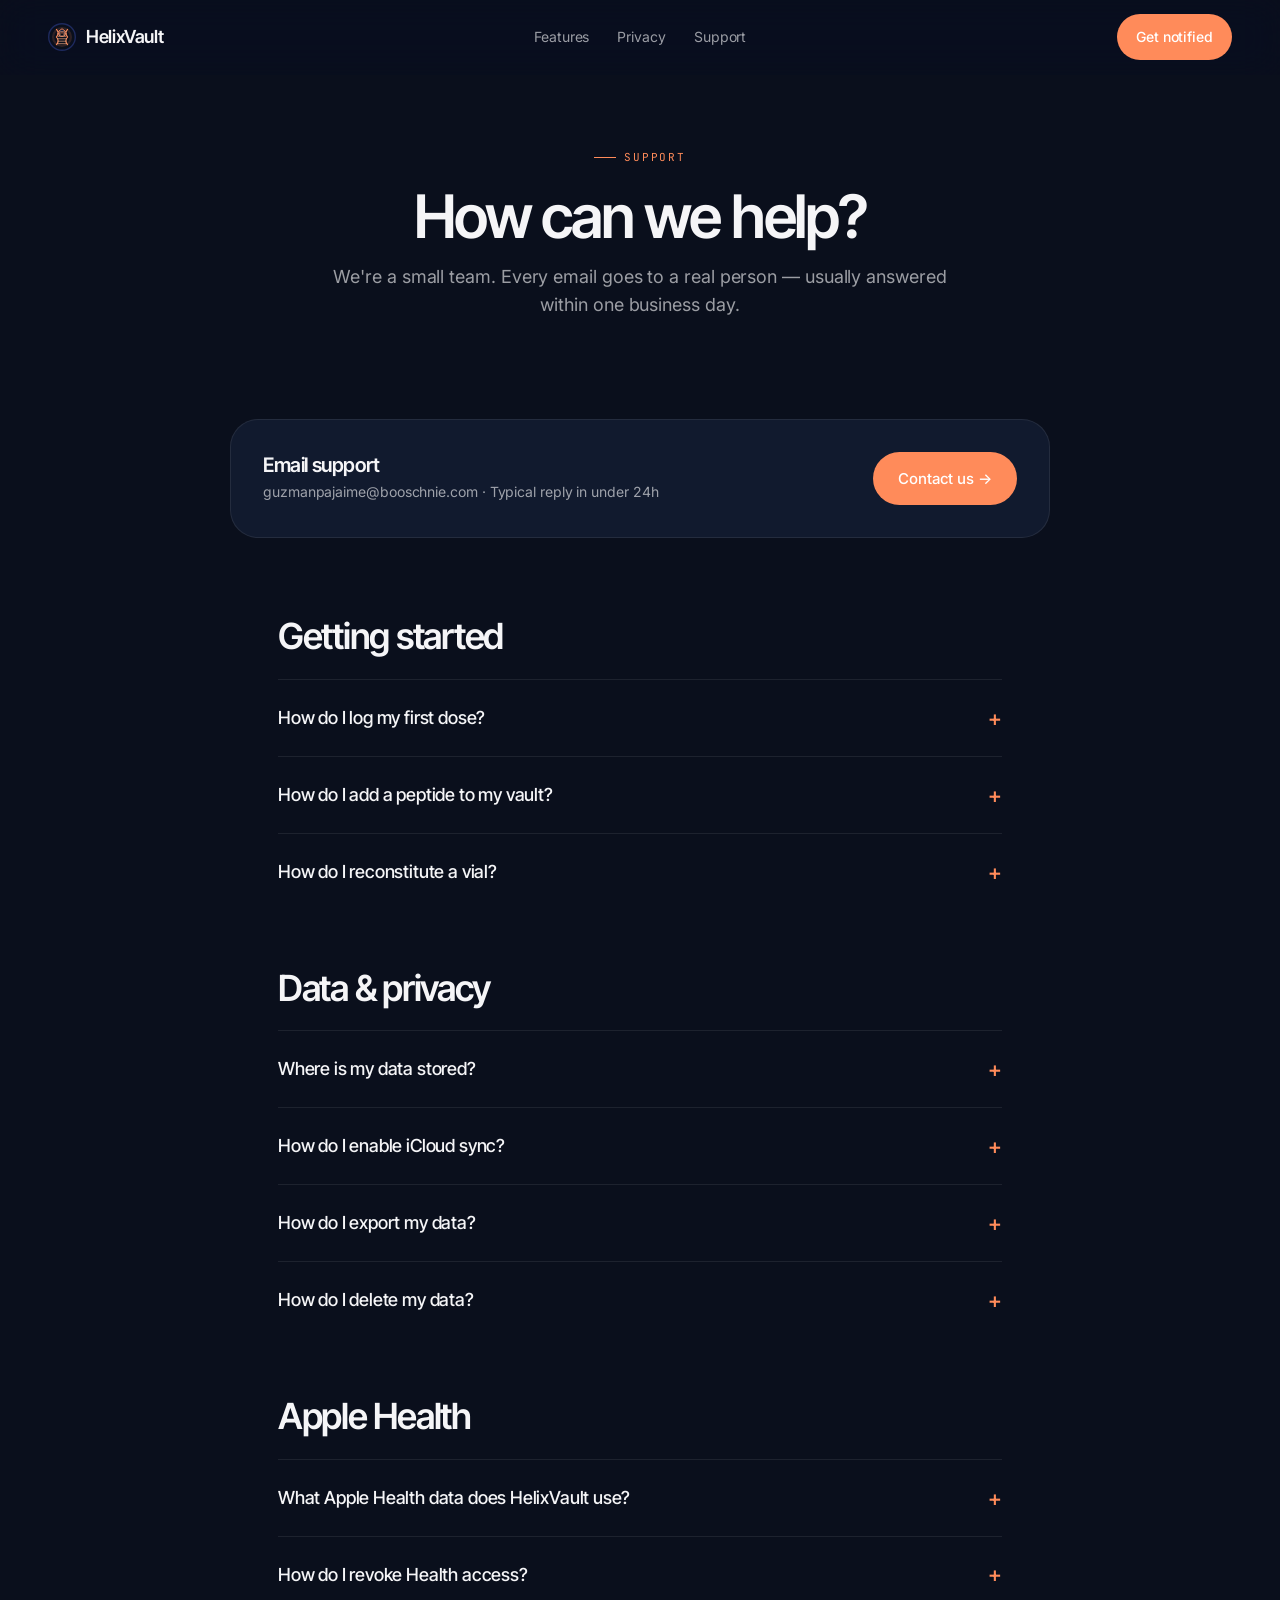
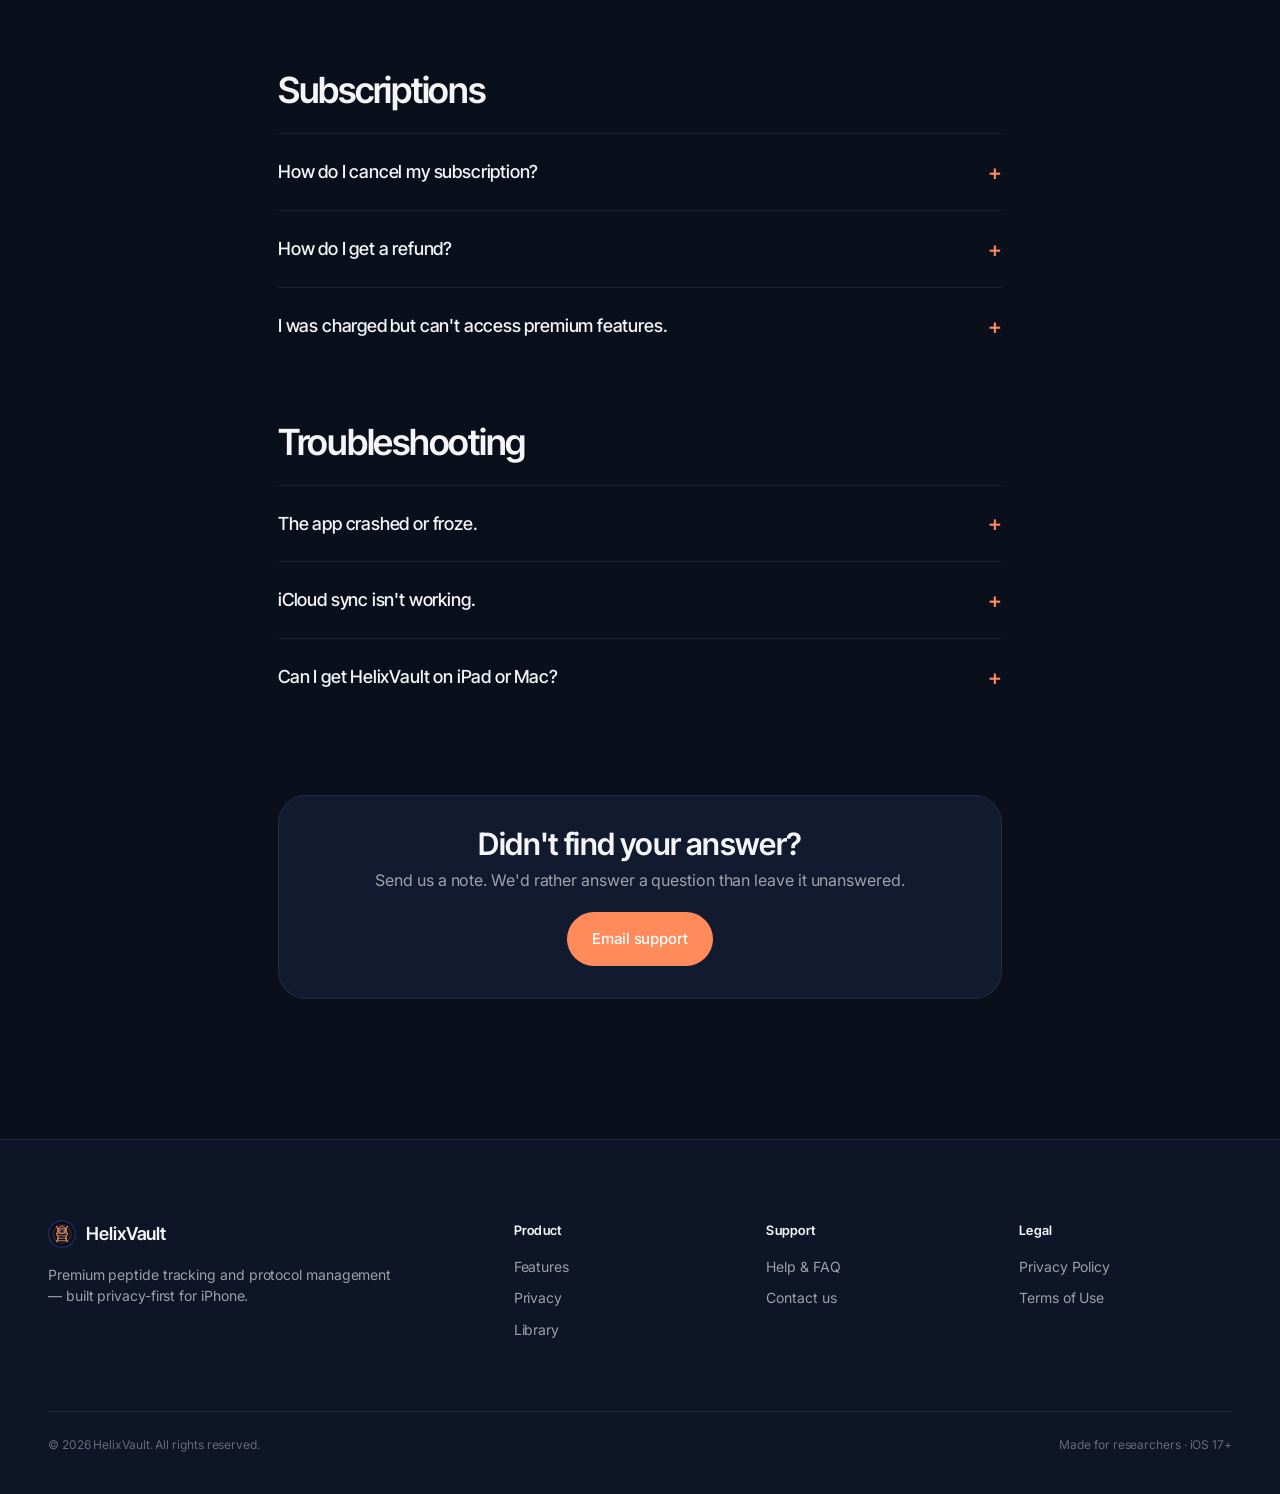
<file: support.html>
<!doctype html>
<html lang="en" data-theme="dark">
<head>
<meta charset="utf-8" />
<meta name="viewport" content="width=device-width, initial-scale=1" />
<title>Support — HelixVault</title>
<meta name="description" content="Get help with HelixVault. Contact support and browse frequently asked questions." />
<link rel="preconnect" href="https://fonts.googleapis.com">
<link rel="preconnect" href="https://fonts.gstatic.com" crossorigin>
<link rel="stylesheet" href="https://fonts.googleapis.com/css2?family=Inter:wght@400;500;600&family=Inter+Tight:wght@500;600;700&family=JetBrains+Mono:wght@400;500&display=swap" />
<link rel="stylesheet" href="assets/site.css" />
<link rel="icon" type="image/svg+xml" href="assets/logo.svg" />
</head>
<body>

<nav class="nav">
  <a class="nav-brand" href="index.html">
    <img src="assets/logo.svg" alt="HelixVault logo" />
    <span>HelixVault</span>
  </a>
  <div class="nav-links">
    <a href="index.html#features">Features</a>
    <a href="index.html#privacy">Privacy</a>
    <a href="support.html">Support</a>
  </div>
  <div class="nav-cta">
    <a class="btn btn-primary" href="index.html#cta">Get notified</a>
  </div>
  <button class="nav-toggle" aria-label="Menu"><span></span><span></span><span></span></button>
</nav>

<section class="support-hero">
  <div class="eyebrow fade-up" style="justify-content:center;display:inline-flex;">Support</div>
  <h1 class="fade-up" style="margin-top:20px;">How can we help?</h1>
  <p class="fade-up">We're a small team. Every email goes to a real person — usually answered within one business day.</p>
</section>

<div class="support-contact fade-up">
  <div>
    <h3>Email support</h3>
    <p>guzmanpajaime@booschnie.com · Typical reply in under 24h</p>
  </div>
  <a class="btn btn-primary btn-lg" href="mailto:guzmanpajaime@booschnie.com">Contact us →</a>
</div>

<section class="support-faq">
  <h2 class="fade-up">Getting started</h2>
  <div class="faq-item"><div class="faq-q">How do I log my first dose?<span class="plus">+</span></div><div class="faq-a"><p>Tap the syringe icon in the tab bar, choose your peptide, set the dose and units, pick a route, and tap Log. That's it — your dose is saved and inventory decrements automatically if you have vials tracked.</p></div></div>
  <div class="faq-item"><div class="faq-q">How do I add a peptide to my vault?<span class="plus">+</span></div><div class="faq-a"><p>Open the Explore tab, find your peptide, and tap "Add to Vault". You can also create a custom peptide from Vault → "+" if yours isn't in the library.</p></div></div>
  <div class="faq-item"><div class="faq-q">How do I reconstitute a vial?<span class="plus">+</span></div><div class="faq-a"><p>In Vault → peptide → "Add Vials", enter the vial's total peptide weight and your reconstitution volume (BAC water). HelixVault calculates mcg/unit and mcg/mL automatically, so future dose entries convert correctly.</p></div></div>

  <h2 class="fade-up" style="margin-top:60px;">Data &amp; privacy</h2>
  <div class="faq-item"><div class="faq-q">Where is my data stored?<span class="plus">+</span></div><div class="faq-a"><p>Locally on your device, in Apple's secure on-device storage. Optionally synced through your personal iCloud if you turn on sync. We never have access to your data.</p></div></div>
  <div class="faq-item"><div class="faq-q">How do I enable iCloud sync?<span class="plus">+</span></div><div class="faq-a"><p>Settings tab → Sync → toggle "iCloud Sync". You must be signed in to iCloud on the device. Initial sync can take a few minutes depending on your vault size.</p></div></div>
  <div class="faq-item"><div class="faq-q">How do I export my data?<span class="plus">+</span></div><div class="faq-a"><p>Settings → Data → Export. Choose CSV or JSON. The file is saved to Files or shared through the standard iOS share sheet.</p></div></div>
  <div class="faq-item"><div class="faq-q">How do I delete my data?<span class="plus">+</span></div><div class="faq-a"><p>Delete records individually, or use Settings → Data → Erase All Data. Deleting the App from your device also removes all local data. iCloud data can be erased from Settings → [Your Name] → iCloud → Manage Account Storage → HelixVault → Delete Data.</p></div></div>

  <h2 class="fade-up" style="margin-top:60px;">Apple Health</h2>
  <div class="faq-item"><div class="faq-q">What Apple Health data does HelixVault use?<span class="plus">+</span></div><div class="faq-a"><p>With your permission: HRV, resting heart rate, sleep, body mass, lean body mass, and body fat percentage. All read-only. HelixVault does not write to HealthKit.</p></div></div>
  <div class="faq-item"><div class="faq-q">How do I revoke Health access?<span class="plus">+</span></div><div class="faq-a"><p>iOS Settings → Health → Data Access &amp; Devices → HelixVault → Turn Off All.</p></div></div>

  <h2 class="fade-up" style="margin-top:60px;">Subscriptions</h2>
  <div class="faq-item"><div class="faq-q">How do I cancel my subscription?<span class="plus">+</span></div><div class="faq-a"><p>Subscriptions are managed through your Apple ID. iOS Settings → [Your Name] → Subscriptions → HelixVault → Cancel. Your access continues until the end of the current billing period.</p></div></div>
  <div class="faq-item"><div class="faq-q">How do I get a refund?<span class="plus">+</span></div><div class="faq-a"><p>Refunds are handled by Apple. Visit <a href="https://reportaproblem.apple.com" target="_blank" rel="noopener">reportaproblem.apple.com</a>, sign in with your Apple ID, find the HelixVault charge, and request a refund.</p></div></div>
  <div class="faq-item"><div class="faq-q">I was charged but can't access premium features.<span class="plus">+</span></div><div class="faq-a"><p>Settings → Subscription → "Restore Purchases". Make sure you're signed into the same Apple ID that purchased the subscription. Still stuck? Email us.</p></div></div>

  <h2 class="fade-up" style="margin-top:60px;">Troubleshooting</h2>
  <div class="faq-item"><div class="faq-q">The app crashed or froze.<span class="plus">+</span></div><div class="faq-a"><p>Force-quit and relaunch. If it happens repeatedly, email us with your iOS version and what you were doing when it crashed. If you've opted in to sharing diagnostics with developers, we'll already have the crash report.</p></div></div>
  <div class="faq-item"><div class="faq-q">iCloud sync isn't working.<span class="plus">+</span></div><div class="faq-a"><p>Confirm you're signed in to iCloud and that iCloud Drive is on. Ensure you have enough iCloud storage. Force a sync from Settings → Sync → "Sync Now".</p></div></div>
  <div class="faq-item"><div class="faq-q">Can I get HelixVault on iPad or Mac?<span class="plus">+</span></div><div class="faq-a"><p>HelixVault is iPhone-first for iOS 17+. An iPad-optimized layout is planned. Mac support via "Designed for iPad" is on the roadmap.</p></div></div>

  <div style="margin-top: 80px; padding: 32px; background: var(--surface); border: 1px solid var(--border); border-radius: var(--radius-lg); text-align: center;">
    <h3 style="margin:0 0 8px;">Didn't find your answer?</h3>
    <p style="color:var(--text-dim); margin: 0 0 20px;">Send us a note. We'd rather answer a question than leave it unanswered.</p>
    <a class="btn btn-primary btn-lg" href="mailto:guzmanpajaime@booschnie.com">Email support</a>
  </div>
</section>

<footer class="footer">
  <div class="footer-inner">
    <div class="footer-top">
      <div>
        <div class="footer-brand">
          <img src="assets/logo.svg" alt="" />
          <span>HelixVault</span>
        </div>
        <p style="max-width:40ch;">Premium peptide tracking and protocol management — built privacy-first for iPhone.</p>
      </div>
      <div>
        <h5>Product</h5>
        <ul>
          <li><a href="index.html#features">Features</a></li>
          <li><a href="index.html#privacy">Privacy</a></li>
          <li><a href="index.html#library">Library</a></li>
        </ul>
      </div>
      <div>
        <h5>Support</h5>
        <ul>
          <li><a href="support.html">Help &amp; FAQ</a></li>
          <li><a href="mailto:guzmanpajaime@booschnie.com">Contact us</a></li>
        </ul>
      </div>
      <div>
        <h5>Legal</h5>
        <ul>
          <li><a href="privacy.html">Privacy Policy</a></li>
          <li><a href="terms.html">Terms of Use</a></li>
        </ul>
      </div>
    </div>
    <div class="footer-bottom">
      <span>© 2026 HelixVault. All rights reserved.</span>
      <span>Made for researchers · iOS 17+</span>
    </div>
  </div>
</footer>

<script src="assets/site.js"></script>
</body>
</html>
</file>
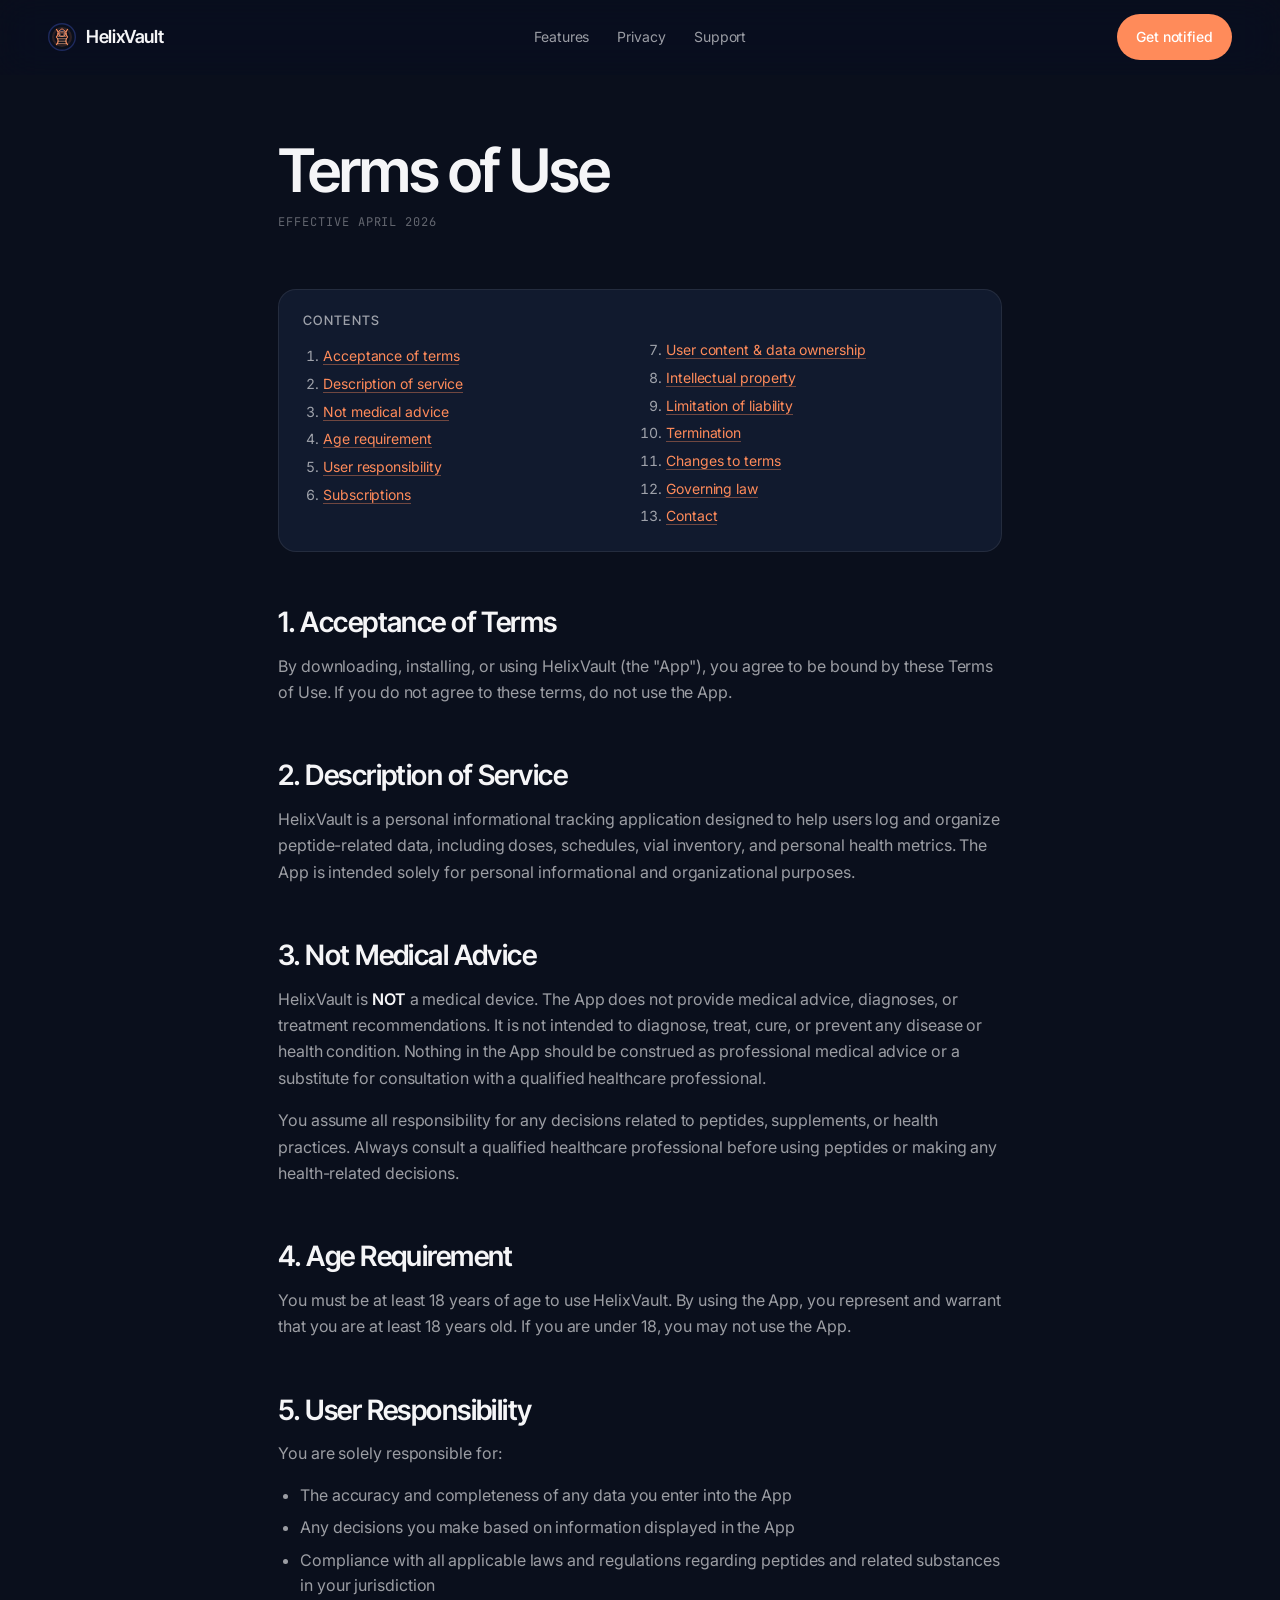
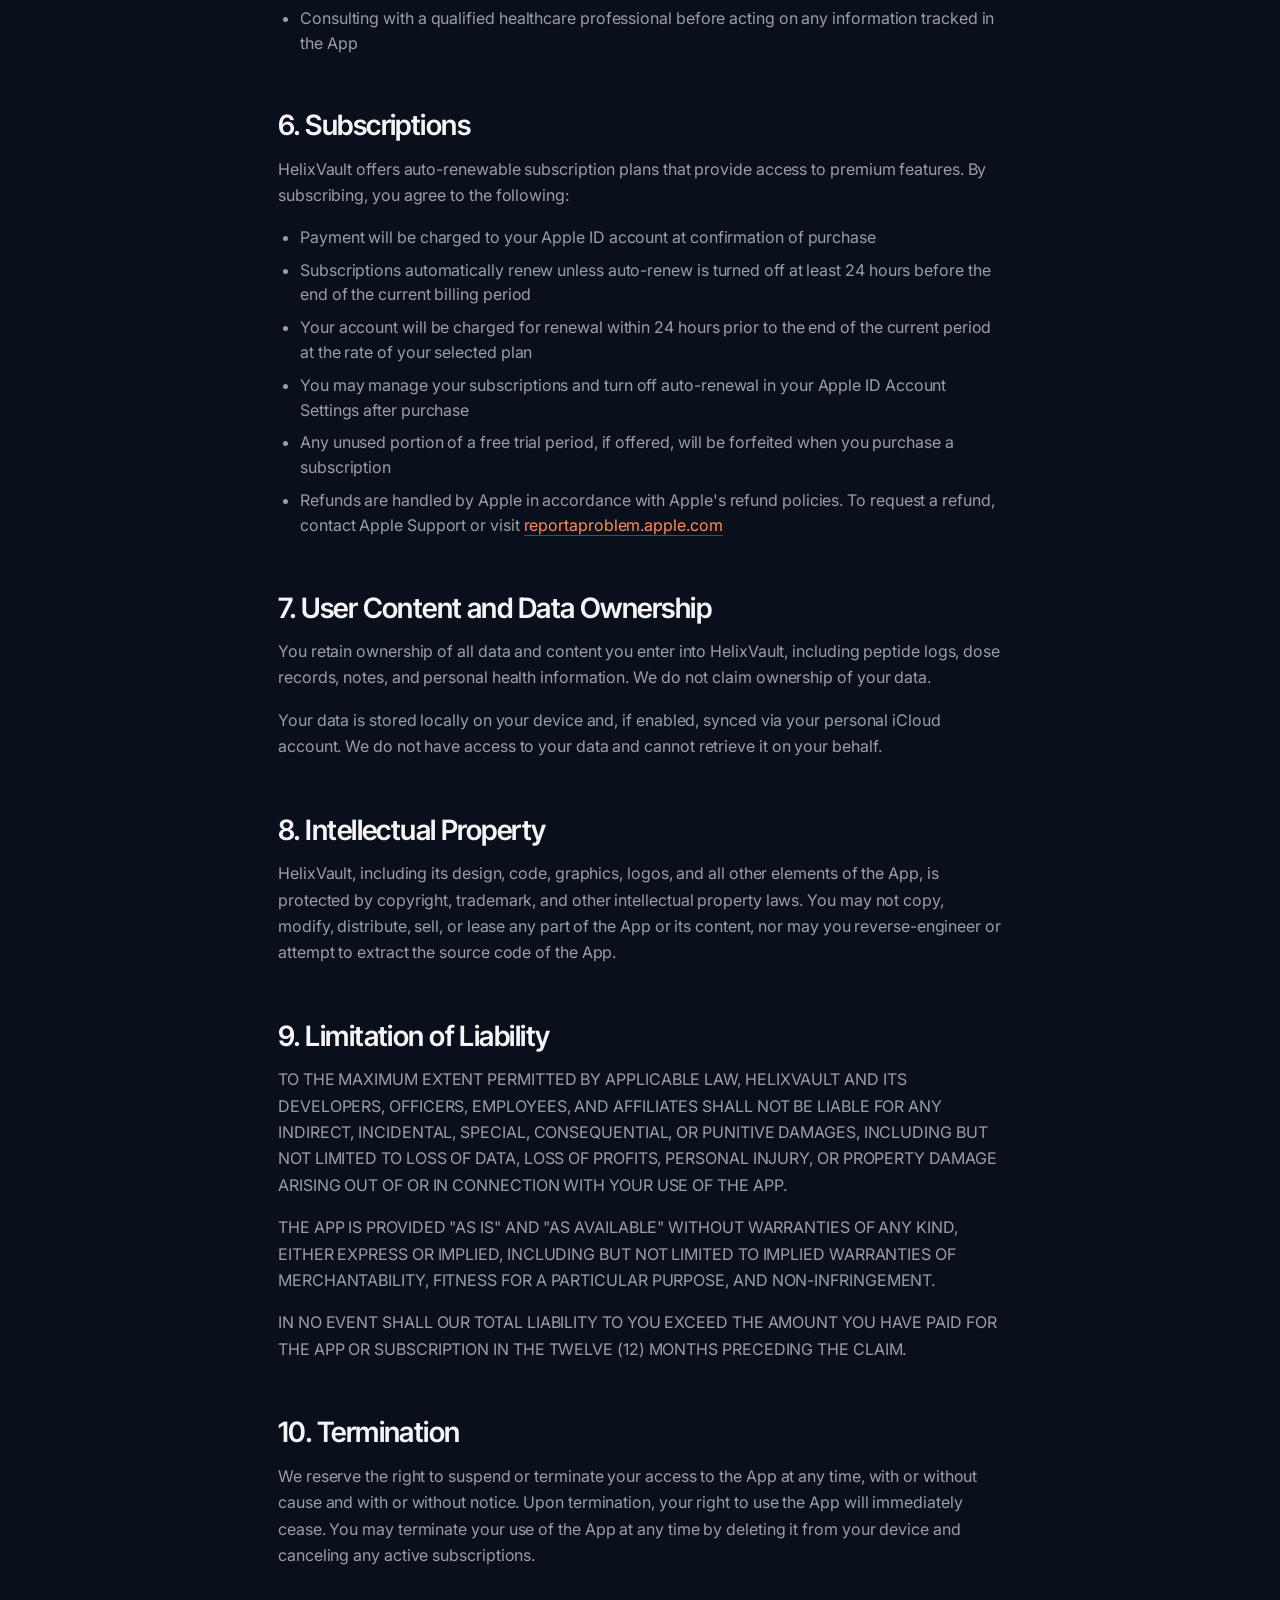
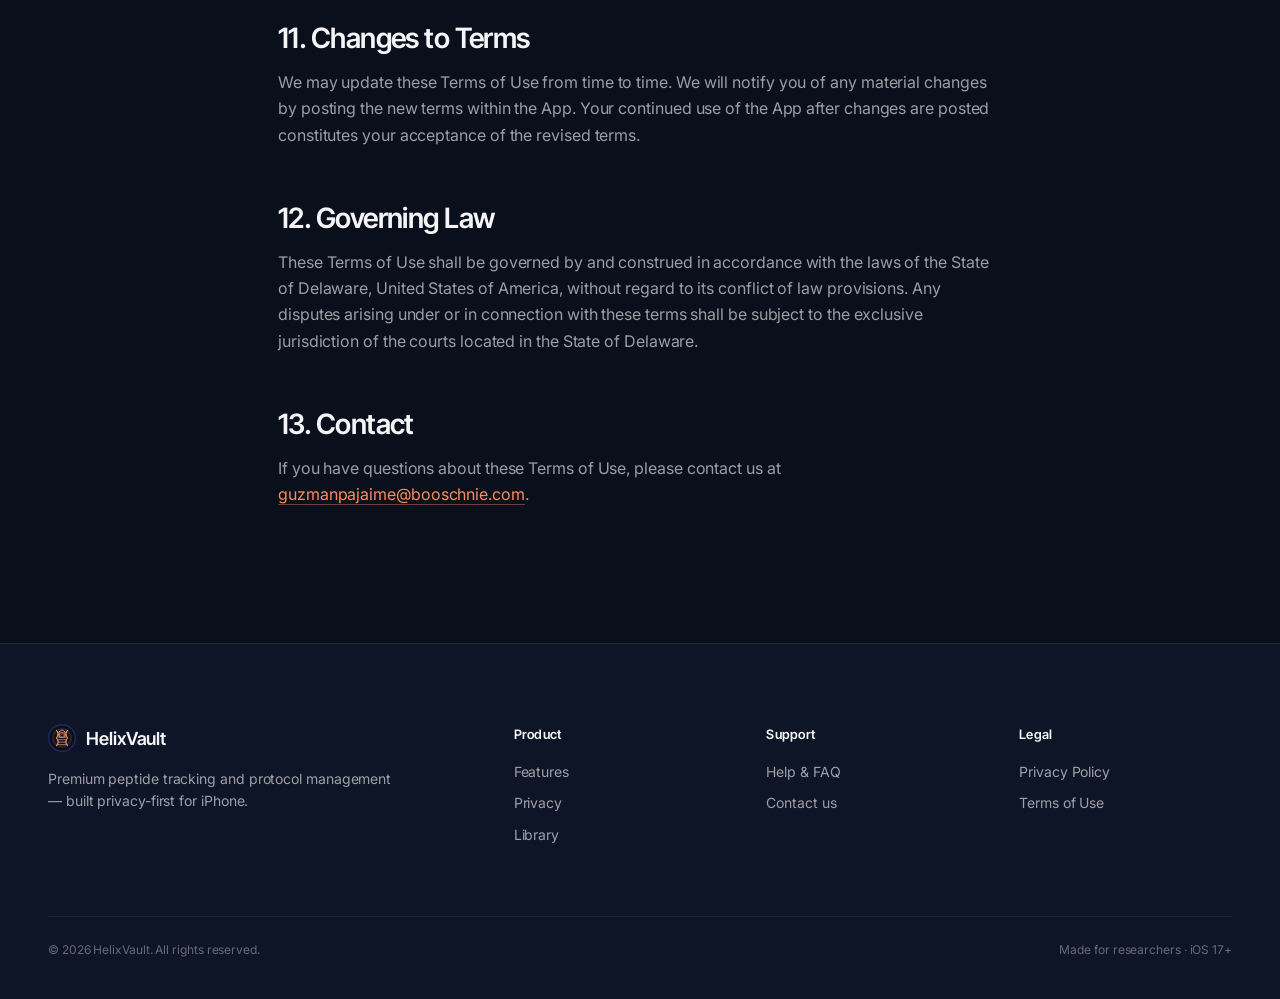
<file: terms.html>
<!doctype html>
<html lang="en" data-theme="dark">
<head>
<meta charset="utf-8" />
<meta name="viewport" content="width=device-width, initial-scale=1" />
<title>Terms of Use — HelixVault</title>
<meta name="description" content="HelixVault Terms of Use." />
<link rel="preconnect" href="https://fonts.googleapis.com">
<link rel="preconnect" href="https://fonts.gstatic.com" crossorigin>
<link rel="stylesheet" href="https://fonts.googleapis.com/css2?family=Inter:wght@400;500;600&family=Inter+Tight:wght@500;600;700&family=JetBrains+Mono:wght@400;500&display=swap" />
<link rel="stylesheet" href="assets/site.css" />
<link rel="icon" type="image/svg+xml" href="assets/logo.svg" />
</head>
<body>

<nav class="nav">
  <a class="nav-brand" href="index.html">
    <img src="assets/logo.svg" alt="HelixVault logo" />
    <span>HelixVault</span>
  </a>
  <div class="nav-links">
    <a href="index.html#features">Features</a>
    <a href="index.html#privacy">Privacy</a>
    <a href="support.html">Support</a>
  </div>
  <div class="nav-cta">
    <a class="btn btn-primary" href="index.html#cta">Get notified</a>
  </div>
  <button class="nav-toggle" aria-label="Menu"><span></span><span></span><span></span></button>
</nav>

<main class="legal">
  <h1>Terms of Use</h1>
  <p class="meta">Effective April 2026</p>

  <div class="toc">
    <h4>Contents</h4>
    <ol>
      <li><a href="#t1">Acceptance of terms</a></li>
      <li><a href="#t2">Description of service</a></li>
      <li><a href="#t3">Not medical advice</a></li>
      <li><a href="#t4">Age requirement</a></li>
      <li><a href="#t5">User responsibility</a></li>
      <li><a href="#t6">Subscriptions</a></li>
      <li><a href="#t7">User content &amp; data ownership</a></li>
      <li><a href="#t8">Intellectual property</a></li>
      <li><a href="#t9">Limitation of liability</a></li>
      <li><a href="#t10">Termination</a></li>
      <li><a href="#t11">Changes to terms</a></li>
      <li><a href="#t12">Governing law</a></li>
      <li><a href="#t13">Contact</a></li>
    </ol>
  </div>

  <h2 id="t1">1. Acceptance of Terms</h2>
  <p>By downloading, installing, or using HelixVault (the "App"), you agree to be bound by these Terms of Use. If you do not agree to these terms, do not use the App.</p>

  <h2 id="t2">2. Description of Service</h2>
  <p>HelixVault is a personal informational tracking application designed to help users log and organize peptide-related data, including doses, schedules, vial inventory, and personal health metrics. The App is intended solely for personal informational and organizational purposes.</p>

  <h2 id="t3">3. Not Medical Advice</h2>
  <p>HelixVault is <strong>NOT</strong> a medical device. The App does not provide medical advice, diagnoses, or treatment recommendations. It is not intended to diagnose, treat, cure, or prevent any disease or health condition. Nothing in the App should be construed as professional medical advice or a substitute for consultation with a qualified healthcare professional.</p>
  <p>You assume all responsibility for any decisions related to peptides, supplements, or health practices. Always consult a qualified healthcare professional before using peptides or making any health-related decisions.</p>

  <h2 id="t4">4. Age Requirement</h2>
  <p>You must be at least 18 years of age to use HelixVault. By using the App, you represent and warrant that you are at least 18 years old. If you are under 18, you may not use the App.</p>

  <h2 id="t5">5. User Responsibility</h2>
  <p>You are solely responsible for:</p>
  <ul>
    <li>The accuracy and completeness of any data you enter into the App</li>
    <li>Any decisions you make based on information displayed in the App</li>
    <li>Compliance with all applicable laws and regulations regarding peptides and related substances in your jurisdiction</li>
    <li>Consulting with a qualified healthcare professional before acting on any information tracked in the App</li>
  </ul>

  <h2 id="t6">6. Subscriptions</h2>
  <p>HelixVault offers auto-renewable subscription plans that provide access to premium features. By subscribing, you agree to the following:</p>
  <ul>
    <li>Payment will be charged to your Apple ID account at confirmation of purchase</li>
    <li>Subscriptions automatically renew unless auto-renew is turned off at least 24 hours before the end of the current billing period</li>
    <li>Your account will be charged for renewal within 24 hours prior to the end of the current period at the rate of your selected plan</li>
    <li>You may manage your subscriptions and turn off auto-renewal in your Apple ID Account Settings after purchase</li>
    <li>Any unused portion of a free trial period, if offered, will be forfeited when you purchase a subscription</li>
    <li>Refunds are handled by Apple in accordance with Apple's refund policies. To request a refund, contact Apple Support or visit <a href="https://reportaproblem.apple.com" target="_blank" rel="noopener">reportaproblem.apple.com</a></li>
  </ul>

  <h2 id="t7">7. User Content and Data Ownership</h2>
  <p>You retain ownership of all data and content you enter into HelixVault, including peptide logs, dose records, notes, and personal health information. We do not claim ownership of your data.</p>
  <p>Your data is stored locally on your device and, if enabled, synced via your personal iCloud account. We do not have access to your data and cannot retrieve it on your behalf.</p>

  <h2 id="t8">8. Intellectual Property</h2>
  <p>HelixVault, including its design, code, graphics, logos, and all other elements of the App, is protected by copyright, trademark, and other intellectual property laws. You may not copy, modify, distribute, sell, or lease any part of the App or its content, nor may you reverse-engineer or attempt to extract the source code of the App.</p>

  <h2 id="t9">9. Limitation of Liability</h2>
  <p>TO THE MAXIMUM EXTENT PERMITTED BY APPLICABLE LAW, HELIXVAULT AND ITS DEVELOPERS, OFFICERS, EMPLOYEES, AND AFFILIATES SHALL NOT BE LIABLE FOR ANY INDIRECT, INCIDENTAL, SPECIAL, CONSEQUENTIAL, OR PUNITIVE DAMAGES, INCLUDING BUT NOT LIMITED TO LOSS OF DATA, LOSS OF PROFITS, PERSONAL INJURY, OR PROPERTY DAMAGE ARISING OUT OF OR IN CONNECTION WITH YOUR USE OF THE APP.</p>
  <p>THE APP IS PROVIDED "AS IS" AND "AS AVAILABLE" WITHOUT WARRANTIES OF ANY KIND, EITHER EXPRESS OR IMPLIED, INCLUDING BUT NOT LIMITED TO IMPLIED WARRANTIES OF MERCHANTABILITY, FITNESS FOR A PARTICULAR PURPOSE, AND NON-INFRINGEMENT.</p>
  <p>IN NO EVENT SHALL OUR TOTAL LIABILITY TO YOU EXCEED THE AMOUNT YOU HAVE PAID FOR THE APP OR SUBSCRIPTION IN THE TWELVE (12) MONTHS PRECEDING THE CLAIM.</p>

  <h2 id="t10">10. Termination</h2>
  <p>We reserve the right to suspend or terminate your access to the App at any time, with or without cause and with or without notice. Upon termination, your right to use the App will immediately cease. You may terminate your use of the App at any time by deleting it from your device and canceling any active subscriptions.</p>

  <h2 id="t11">11. Changes to Terms</h2>
  <p>We may update these Terms of Use from time to time. We will notify you of any material changes by posting the new terms within the App. Your continued use of the App after changes are posted constitutes your acceptance of the revised terms.</p>

  <h2 id="t12">12. Governing Law</h2>
  <p>These Terms of Use shall be governed by and construed in accordance with the laws of the State of Delaware, United States of America, without regard to its conflict of law provisions. Any disputes arising under or in connection with these terms shall be subject to the exclusive jurisdiction of the courts located in the State of Delaware.</p>

  <h2 id="t13">13. Contact</h2>
  <p>If you have questions about these Terms of Use, please contact us at <a href="mailto:guzmanpajaime@booschnie.com">guzmanpajaime@booschnie.com</a>.</p>
</main>

<footer class="footer">
  <div class="footer-inner">
    <div class="footer-top">
      <div>
        <div class="footer-brand">
          <img src="assets/logo.svg" alt="" />
          <span>HelixVault</span>
        </div>
        <p style="max-width:40ch;">Premium peptide tracking and protocol management — built privacy-first for iPhone.</p>
      </div>
      <div>
        <h5>Product</h5>
        <ul>
          <li><a href="index.html#features">Features</a></li>
          <li><a href="index.html#privacy">Privacy</a></li>
          <li><a href="index.html#library">Library</a></li>
        </ul>
      </div>
      <div>
        <h5>Support</h5>
        <ul>
          <li><a href="support.html">Help &amp; FAQ</a></li>
          <li><a href="mailto:guzmanpajaime@booschnie.com">Contact us</a></li>
        </ul>
      </div>
      <div>
        <h5>Legal</h5>
        <ul>
          <li><a href="privacy.html">Privacy Policy</a></li>
          <li><a href="terms.html">Terms of Use</a></li>
        </ul>
      </div>
    </div>
    <div class="footer-bottom">
      <span>© 2026 HelixVault. All rights reserved.</span>
      <span>Made for researchers · iOS 17+</span>
    </div>
  </div>
</footer>

<script src="assets/site.js"></script>
</body>
</html>
</file>
<file: assets/site.css>
/* HelixVault site styles */
:root {
  --bg: #0A0F1C;
  --bg-2: #0E1526;
  --surface: #111A2E;
  --surface-2: #182341;
  --border: rgba(255,255,255,0.08);
  --text: #F5F5F7;
  --text-dim: rgba(245,245,247,0.62);
  --text-faint: rgba(245,245,247,0.38);
  --accent: #FF8B5A;
  --accent-2: #FFB38A;
  --accent-deep: #E86A33;
  --ring: rgba(255,139,90,0.35);
  --maxw: 1240px;
  --pad: clamp(20px, 4vw, 48px);
  --radius: 18px;
  --radius-lg: 28px;
  --font-display: 'Inter Tight', 'Inter', -apple-system, BlinkMacSystemFont, system-ui, sans-serif;
  --font-body: 'Inter', -apple-system, BlinkMacSystemFont, system-ui, sans-serif;
  --font-mono: 'JetBrains Mono', ui-monospace, Menlo, monospace;
}

html[data-theme="light"] {
  --bg: #F5F4F0;
  --bg-2: #EDEBE4;
  --surface: #FFFFFF;
  --surface-2: #F9F7F2;
  --border: rgba(10,15,28,0.08);
  --text: #0A0F1C;
  --text-dim: rgba(10,15,28,0.66);
  --text-faint: rgba(10,15,28,0.42);
  --accent: #E86A33;
  --accent-2: #FF8B5A;
  --ring: rgba(232,106,51,0.28);
}

* { box-sizing: border-box; }
html, body { margin: 0; padding: 0; }
html { scroll-behavior: smooth; }
body {
  background: var(--bg);
  color: var(--text);
  font-family: var(--font-body);
  font-size: 16px;
  line-height: 1.55;
  -webkit-font-smoothing: antialiased;
  -moz-osx-font-smoothing: grayscale;
  letter-spacing: -0.005em;
  overflow-x: hidden;
}

html[data-reduced-motion="true"] * {
  animation-duration: 0.001s !important;
  animation-delay: 0s !important;
  transition-duration: 0.001s !important;
}
html[data-reduced-motion="true"] .parallax { transform: none !important; }

img { max-width: 100%; display: block; }
a { color: inherit; text-decoration: none; }

/* ---------- Nav ---------- */
.nav {
  position: fixed; top: 0; left: 0; right: 0; z-index: 50;
  padding: 14px var(--pad);
  display: flex; align-items: center; justify-content: space-between;
  backdrop-filter: saturate(180%) blur(20px);
  -webkit-backdrop-filter: saturate(180%) blur(20px);
  background: color-mix(in oklab, var(--bg) 72%, transparent);
  border-bottom: 1px solid transparent;
  transition: border-color .3s ease, background .3s ease;
}
.nav.scrolled { border-bottom-color: var(--border); }
.nav-brand { display: flex; align-items: center; gap: 10px; font-family: var(--font-display); font-weight: 600; letter-spacing: -0.02em; font-size: 18px; }
.nav-brand img { width: 28px; height: 28px; }
.nav-links { display: flex; gap: 28px; font-size: 14px; color: var(--text-dim); }
.nav-links a { transition: color .2s; }
.nav-links a:hover { color: var(--text); }
.nav-cta { display: flex; align-items: center; gap: 12px; }
.nav-toggle {
  display: none; background: none; border: none; cursor: pointer;
  width: 28px; height: 28px; padding: 0; position: relative;
}
.nav-toggle span {
  display: block; width: 20px; height: 2px; background: var(--text);
  border-radius: 2px; position: absolute; left: 4px;
  transition: transform .3s ease, opacity .3s ease;
}
.nav-toggle span:nth-child(1) { top: 8px; }
.nav-toggle span:nth-child(2) { top: 13px; }
.nav-toggle span:nth-child(3) { top: 18px; }
.nav-toggle.open span:nth-child(1) { top: 13px; transform: rotate(45deg); }
.nav-toggle.open span:nth-child(2) { opacity: 0; }
.nav-toggle.open span:nth-child(3) { top: 13px; transform: rotate(-45deg); }

@media (max-width: 760px) {
  .nav-toggle { display: block; }
  .nav-links {
    display: none; flex-direction: column; gap: 0;
    position: absolute; top: 100%; left: 0; right: 0;
    background: color-mix(in oklab, var(--bg) 95%, transparent);
    backdrop-filter: saturate(180%) blur(20px);
    -webkit-backdrop-filter: saturate(180%) blur(20px);
    border-bottom: 1px solid var(--border);
    padding: 8px 0;
  }
  .nav-links.open { display: flex; }
  .nav-links a {
    padding: 14px var(--pad);
    border-top: 1px solid var(--border);
    font-size: 15px;
  }
  .nav-links a:first-child { border-top: none; }
  .nav-cta { display: none; }
}

/* ---------- Buttons ---------- */
.btn {
  display: inline-flex; align-items: center; gap: 8px;
  padding: 11px 18px; border-radius: 999px; font-size: 14px; font-weight: 500;
  border: 1px solid transparent; cursor: pointer; transition: all .2s ease;
  font-family: var(--font-body);
  white-space: nowrap;
}
.btn-primary { background: var(--accent); color: #fff; }
.btn-primary:hover { background: var(--accent-deep); transform: translateY(-1px); box-shadow: 0 8px 30px var(--ring); }
.btn-ghost { background: transparent; color: var(--text); border-color: var(--border); }
.btn-ghost:hover { border-color: var(--text-dim); }
.btn-lg { padding: 14px 24px; font-size: 15px; }

/* ---------- Layout ---------- */
.container { max-width: var(--maxw); margin: 0 auto; padding: 0 var(--pad); }
.section { padding: clamp(80px, 12vw, 160px) 0; position: relative; }
.eyebrow {
  font-family: var(--font-mono); font-size: 11px; letter-spacing: 0.18em;
  text-transform: uppercase; color: var(--accent); display: inline-flex; align-items: center; gap: 8px;
}
.eyebrow::before {
  content: ""; width: 22px; height: 1px; background: var(--accent);
}

h1, h2, h3, h4 { font-family: var(--font-display); font-weight: 600; letter-spacing: -0.035em; margin: 0; line-height: 1.02; }
h1 { font-size: clamp(44px, 7vw, 104px); }
h2 { font-size: clamp(34px, 5.2vw, 72px); }
h3 { font-size: clamp(22px, 2.4vw, 32px); letter-spacing: -0.02em; }
p { margin: 0; }
.lead { font-size: clamp(17px, 1.4vw, 20px); color: var(--text-dim); line-height: 1.5; max-width: 58ch; }

/* ---------- Hero ---------- */
.hero {
  position: relative;
  min-height: 100vh;
  padding: 140px var(--pad) 60px;
  display: flex; flex-direction: column; justify-content: center;
  overflow: hidden;
}
.hero-bg {
  position: absolute; inset: 0; z-index: 0; pointer-events: none;
}
.hero-bg::before {
  content: ""; position: absolute; inset: 0;
  background:
    radial-gradient(ellipse 80% 60% at 50% 0%, color-mix(in oklab, var(--accent) 14%, transparent), transparent 60%),
    radial-gradient(ellipse 60% 40% at 20% 100%, color-mix(in oklab, var(--accent) 8%, transparent), transparent 70%);
}
.hero-grid {
  position: absolute; inset: 0;
  background-image:
    linear-gradient(var(--border) 1px, transparent 1px),
    linear-gradient(90deg, var(--border) 1px, transparent 1px);
  background-size: 80px 80px;
  mask-image: radial-gradient(ellipse 70% 60% at 50% 40%, #000 40%, transparent 80%);
  opacity: 0.5;
}

.hero-inner { position: relative; z-index: 2; max-width: var(--maxw); margin: 0 auto; width: 100%; }
.hero-grid-layout { display: grid; grid-template-columns: 1.1fr 1fr; gap: 60px; align-items: center; }
@media (max-width: 900px) {
  .hero-grid-layout { grid-template-columns: 1fr; gap: 40px; }
}

.hero-badge {
  display: inline-flex; align-items: center; gap: 10px;
  padding: 6px 12px 6px 6px; border-radius: 999px;
  background: color-mix(in oklab, var(--surface) 80%, transparent);
  border: 1px solid var(--border); font-size: 12px; color: var(--text-dim);
  margin-bottom: 28px;
}
.hero-badge-dot {
  width: 22px; height: 22px; border-radius: 50%;
  background: radial-gradient(circle at 30% 30%, var(--accent-2), var(--accent));
  box-shadow: 0 0 14px var(--ring);
}
.hero h1 { margin-bottom: 24px; }
.hero h1 .gradient {
  background: linear-gradient(120deg, var(--accent-2) 0%, var(--accent) 55%, #FFD9C3 100%);
  -webkit-background-clip: text; background-clip: text; color: transparent;
}
.hero-sub { max-width: 48ch; color: var(--text-dim); font-size: clamp(17px, 1.35vw, 20px); margin-bottom: 36px; }
.hero-cta { display: flex; gap: 12px; flex-wrap: wrap; align-items: center; margin-bottom: 36px; }
.hero-meta { display: flex; gap: 28px; color: var(--text-faint); font-size: 13px; font-family: var(--font-mono); letter-spacing: .02em; flex-wrap: wrap; }
.hero-meta span { display: inline-flex; align-items: center; gap: 8px; }
.hero-meta .dot { width: 6px; height: 6px; border-radius: 50%; background: var(--accent); box-shadow: 0 0 8px var(--accent); }

/* Phone mock */
.phone {
  position: relative;
  width: min(340px, 84vw);
  aspect-ratio: 460/940;
  margin: 0 auto;
  border-radius: 48px;
  padding: 10px;
  background: linear-gradient(145deg, #2a2f3d, #0d1018);
  box-shadow:
    0 40px 100px -20px rgba(0,0,0,0.7),
    0 0 0 1px rgba(255,255,255,0.06) inset,
    0 -4px 20px rgba(255,139,90,0.12) inset;
}
.phone-screen {
  position: relative;
  width: 100%; height: 100%;
  border-radius: 40px;
  overflow: hidden;
  background: #000;
}
.phone-screen img { width: 100%; height: 100%; object-fit: cover; }
.phone-notch {
  position: absolute; top: 12px; left: 50%; transform: translateX(-50%);
  width: 96px; height: 28px; border-radius: 20px;
  background: #000; z-index: 2;
}
.phone-glow {
  position: absolute; inset: -40px; z-index: -1;
  background: radial-gradient(ellipse 60% 50% at 50% 60%, color-mix(in oklab, var(--accent) 30%, transparent), transparent 60%);
  filter: blur(30px);
  opacity: 0.7;
}

/* Hero variant A (default) */
.helix-bg { display: none; }
.orbit-bg { display: none; }

/* ---------- Feature parallax section ---------- */
.features {
  position: relative;
  padding: 120px 0;
}
.features-intro { text-align: center; max-width: 780px; margin: 0 auto 120px; padding: 0 var(--pad); }
.features-intro h2 { margin: 20px 0 16px; }
.features-intro .lead { margin: 0 auto; }

.feature-row {
  display: grid;
  grid-template-columns: 1fr 1fr;
  gap: 80px;
  align-items: center;
  padding: 100px var(--pad);
  max-width: var(--maxw);
  margin: 0 auto;
}
.feature-row:nth-child(even) .feature-text { order: 2; }
.feature-row .parallax-phone {
  position: relative;
  will-change: transform;
  transition: transform 0.1s linear;
}
.feature-text .eyebrow { margin-bottom: 16px; }
.feature-text h3 { margin-bottom: 18px; font-size: clamp(28px, 3.4vw, 46px); letter-spacing: -0.03em; }
.feature-text p { color: var(--text-dim); font-size: clamp(15px, 1.1vw, 17px); max-width: 46ch; }
.feature-text ul { margin: 28px 0 0; padding: 0; list-style: none; }
.feature-text li {
  padding: 14px 0;
  border-top: 1px solid var(--border);
  display: flex; align-items: center; justify-content: space-between;
  font-size: 14px; color: var(--text-dim);
}
.feature-text li:last-child { border-bottom: 1px solid var(--border); }
.feature-text li span { color: var(--text); }
.feature-text li small { font-family: var(--font-mono); font-size: 11px; color: var(--text-faint); letter-spacing: 0.08em; }
.feature-text li small .wave-char {
  display: inline-block;
  color: var(--text-faint);
  transition: color 0.4s ease;
}
.feature-text li small .wave-char.lit {
  color: var(--accent);
}

@media (max-width: 900px) {
  .feature-row { grid-template-columns: 1fr; gap: 40px; padding: 60px var(--pad); }
  .feature-row:nth-child(even) .feature-text { order: 0; }
}

/* ---------- Reveal text ---------- */
.reveal-line {
  display: block;
  overflow: hidden;
}
.reveal-line > span {
  display: inline-block;
  transform: translateY(110%);
  transition: transform 0.9s cubic-bezier(0.2, 0.9, 0.2, 1);
}
.reveal-line.is-in > span { transform: translateY(0); }
.reveal-line:nth-child(2) > span { transition-delay: 80ms; }
.reveal-line:nth-child(3) > span { transition-delay: 160ms; }
.reveal-line:nth-child(4) > span { transition-delay: 240ms; }

.fade-up { opacity: 0; transform: translateY(28px); transition: opacity .9s ease, transform .9s cubic-bezier(0.2, 0.9, 0.2, 1); }
.fade-up.is-in { opacity: 1; transform: translateY(0); }

/* ---------- Privacy / counters ---------- */
.privacy-section {
  background:
    radial-gradient(ellipse 80% 60% at 50% 0%, color-mix(in oklab, var(--accent) 6%, transparent), transparent 70%),
    var(--bg-2);
  padding: clamp(80px, 12vw, 140px) 0;
  border-top: 1px solid var(--border);
  border-bottom: 1px solid var(--border);
}
.privacy-inner { text-align: center; max-width: 880px; margin: 0 auto; padding: 0 var(--pad); }
.privacy-stats {
  display: grid; grid-template-columns: repeat(3, 1fr); gap: 24px;
  margin-top: 80px;
}
.stat {
  padding: 32px;
  background: color-mix(in oklab, var(--surface) 70%, transparent);
  border: 1px solid var(--border);
  border-radius: var(--radius-lg);
  text-align: left;
}
.stat-num {
  font-family: var(--font-display); font-size: clamp(40px, 5vw, 64px);
  font-weight: 600; letter-spacing: -0.04em; color: var(--accent);
  line-height: 1;
}
.stat-label { margin-top: 12px; color: var(--text-dim); font-size: 14px; }
@media (max-width: 720px) {
  .privacy-stats { grid-template-columns: 1fr; }
}

/* Lock icon */
.lock-icon {
  width: 72px; height: 72px; margin: 0 auto 32px;
  display: block;
}

/* ---------- Library ---------- */
.library {
  padding: clamp(80px, 12vw, 140px) var(--pad);
  overflow: hidden;
}
.library-head { max-width: var(--maxw); margin: 0 auto 56px; display: flex; align-items: end; justify-content: space-between; gap: 24px; flex-wrap: wrap; }
.library-head h2 { max-width: 16ch; }
.peptide-row {
  display: flex; gap: 16px;
  animation: scroll-x 40s linear infinite;
  width: max-content;
}
.peptide-row:hover { animation-play-state: paused; }
.peptide-card {
  flex: 0 0 280px;
  padding: 20px;
  background: var(--surface);
  border: 1px solid var(--border);
  border-radius: var(--radius);
  display: flex; align-items: center; gap: 14px;
}
.peptide-card .icon {
  width: 44px; height: 44px; border-radius: 12px;
  display: flex; align-items: center; justify-content: center;
  flex-shrink: 0; font-family: var(--font-mono); font-weight: 600; font-size: 13px;
}
.peptide-card h4 { font-size: 15px; font-weight: 600; margin: 0; }
.peptide-card small { color: var(--text-faint); font-size: 12px; font-family: var(--font-mono); }
.peptide-card p { color: var(--text-dim); font-size: 12px; margin-top: 2px; }
@keyframes scroll-x { to { transform: translateX(-50%); } }

/* ---------- CTA ---------- */
.cta-section {
  padding: clamp(100px, 14vw, 180px) var(--pad);
  text-align: center;
  position: relative;
  overflow: hidden;
}
.cta-section::before {
  content: ""; position: absolute; inset: 0;
  background: radial-gradient(ellipse 50% 50% at 50% 50%, color-mix(in oklab, var(--accent) 16%, transparent), transparent 60%);
  z-index: 0;
}
.cta-section > * { position: relative; z-index: 1; }
.cta-section h2 { max-width: 16ch; margin: 0 auto 20px; }
.cta-section .lead { margin: 0 auto 40px; }
.email-form {
  display: flex; gap: 8px; max-width: 480px; margin: 0 auto; padding: 6px;
  background: var(--surface); border: 1px solid var(--border); border-radius: 999px;
}
.email-form input {
  flex: 1; background: transparent; border: none; outline: none;
  padding: 10px 16px; color: var(--text); font-size: 15px; font-family: inherit;
}
.email-form input::placeholder { color: var(--text-faint); }
.email-form .btn { flex-shrink: 0; }
.email-success {
  display: none; margin-top: 20px; color: var(--accent);
  font-family: var(--font-mono); font-size: 13px; letter-spacing: .05em;
}
.email-success.on { display: block; }

/* ---------- FAQ ---------- */
.faq { padding: clamp(80px, 12vw, 140px) 0; border-top: 1px solid var(--border); }
.faq-grid {
  max-width: var(--maxw); margin: 0 auto; padding: 0 var(--pad);
  display: grid; grid-template-columns: 1fr 1.4fr; gap: 80px;
}
.faq-item {
  border-top: 1px solid var(--border);
  padding: 24px 0;
  cursor: pointer;
}
.faq-item:last-child { border-bottom: 1px solid var(--border); }
.faq-q { display: flex; justify-content: space-between; align-items: center; font-family: var(--font-display); font-size: 18px; font-weight: 500; letter-spacing: -0.01em; }
.faq-q .plus { color: var(--accent); transition: transform .3s; font-size: 22px; line-height: 1; }
.faq-a { max-height: 0; overflow: hidden; transition: max-height .4s ease; color: var(--text-dim); font-size: 15px; }
.faq-item.open .faq-a { max-height: 220px; padding-top: 12px; }
.faq-item.open .plus { transform: rotate(45deg); }
@media (max-width: 900px) { .faq-grid { grid-template-columns: 1fr; gap: 40px; } }

/* ---------- Legal pages ---------- */
.legal {
  padding: 140px var(--pad) 120px;
  max-width: 820px; margin: 0 auto;
}
.legal h1 { font-size: clamp(36px, 5vw, 60px); margin-bottom: 12px; }
.legal .meta { font-family: var(--font-mono); font-size: 12px; color: var(--text-faint); letter-spacing: 0.08em; text-transform: uppercase; margin-bottom: 56px; }
.legal h2 { font-size: clamp(22px, 2.4vw, 28px); margin: 56px 0 16px; letter-spacing: -0.02em; }
.legal h3 { font-size: 17px; margin: 32px 0 10px; font-weight: 600; }
.legal p { color: var(--text-dim); margin: 0 0 16px; font-size: 16px; line-height: 1.65; }
.legal ul { color: var(--text-dim); padding-left: 22px; margin: 0 0 16px; }
.legal li { margin: 8px 0; }
.legal strong { color: var(--text); font-weight: 600; }
.legal a { color: var(--accent); border-bottom: 1px solid color-mix(in oklab, var(--accent) 40%, transparent); }
.legal .toc {
  background: var(--surface); border: 1px solid var(--border); border-radius: var(--radius);
  padding: 24px; margin: 40px 0;
}
.legal .toc h4 { margin: 0 0 12px; font-family: var(--font-display); font-size: 13px; color: var(--text-dim); letter-spacing: 0.1em; text-transform: uppercase; font-weight: 500; }
.legal .toc ol { margin: 0; padding-left: 20px; color: var(--text-dim); font-size: 14px; columns: 2; column-gap: 32px; }
.legal .toc li { margin: 6px 0; break-inside: avoid; }
@media (max-width: 620px) { .legal .toc ol { columns: 1; } }

/* ---------- Support / FAQ page ---------- */
.support-hero {
  padding: 140px var(--pad) 60px; text-align: center;
  max-width: 820px; margin: 0 auto;
}
.support-hero h1 { font-size: clamp(36px, 5vw, 60px); margin-bottom: 16px; }
.support-hero p { color: var(--text-dim); font-size: 18px; max-width: 58ch; margin: 0 auto; }
.support-contact {
  max-width: 820px; margin: 40px auto;
  padding: 32px; background: var(--surface); border: 1px solid var(--border); border-radius: var(--radius-lg);
  display: flex; flex-wrap: wrap; gap: 20px; align-items: center; justify-content: space-between;
}
.support-contact h3 { margin: 0 0 6px; font-size: 20px; }
.support-contact p { margin: 0; color: var(--text-dim); font-size: 14px; }

.support-faq { max-width: 820px; margin: 0 auto; padding: 40px var(--pad) 140px; }
.support-faq h2 { font-size: clamp(26px, 3vw, 36px); margin: 0 0 24px; }

/* ---------- Footer ---------- */
.footer {
  padding: 80px var(--pad) 40px;
  background: var(--bg-2);
  border-top: 1px solid var(--border);
  color: var(--text-dim); font-size: 14px;
}
.footer-inner { max-width: var(--maxw); margin: 0 auto; }
.footer-top { display: grid; grid-template-columns: 2fr 1fr 1fr 1fr; gap: 40px; margin-bottom: 60px; }
.footer-brand { display: flex; align-items: center; gap: 10px; margin-bottom: 16px; font-family: var(--font-display); font-weight: 600; color: var(--text); font-size: 18px; }
.footer-brand img { width: 28px; height: 28px; }
.footer h5 { font-family: var(--font-display); font-size: 13px; font-weight: 600; color: var(--text); margin: 0 0 16px; letter-spacing: 0.02em; }
.footer ul { list-style: none; padding: 0; margin: 0; }
.footer li { margin: 10px 0; }
.footer li a:hover { color: var(--text); }
.footer-bottom {
  display: flex; justify-content: space-between; gap: 20px; flex-wrap: wrap;
  padding-top: 24px; border-top: 1px solid var(--border);
  font-size: 12px; color: var(--text-faint);
}
.footer-disclaimer { max-width: 80ch; margin-top: 16px; font-size: 11px; color: var(--text-faint); line-height: 1.6; }
@media (max-width: 900px) {
  .footer-top { grid-template-columns: 1fr 1fr; }
}
@media (max-width: 520px) {
  .footer-top { grid-template-columns: 1fr; gap: 30px; }
}
</file>
